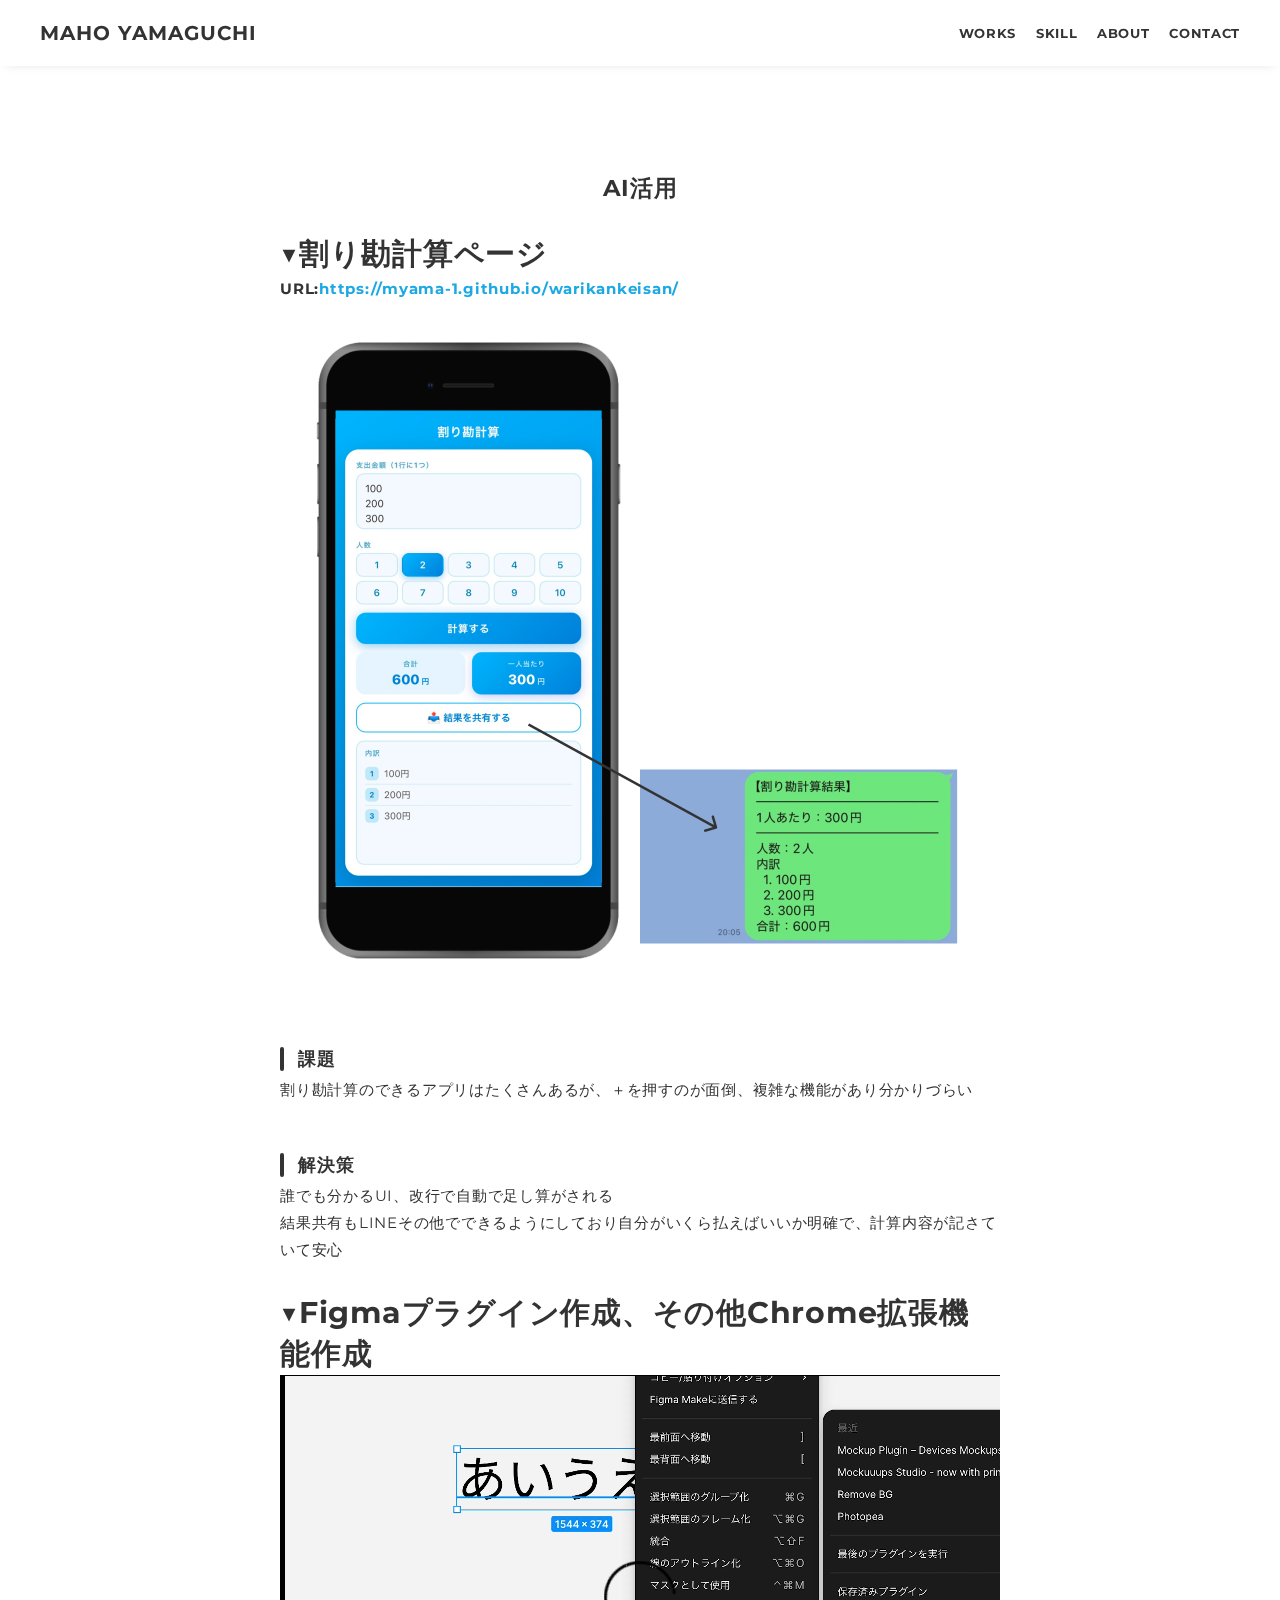
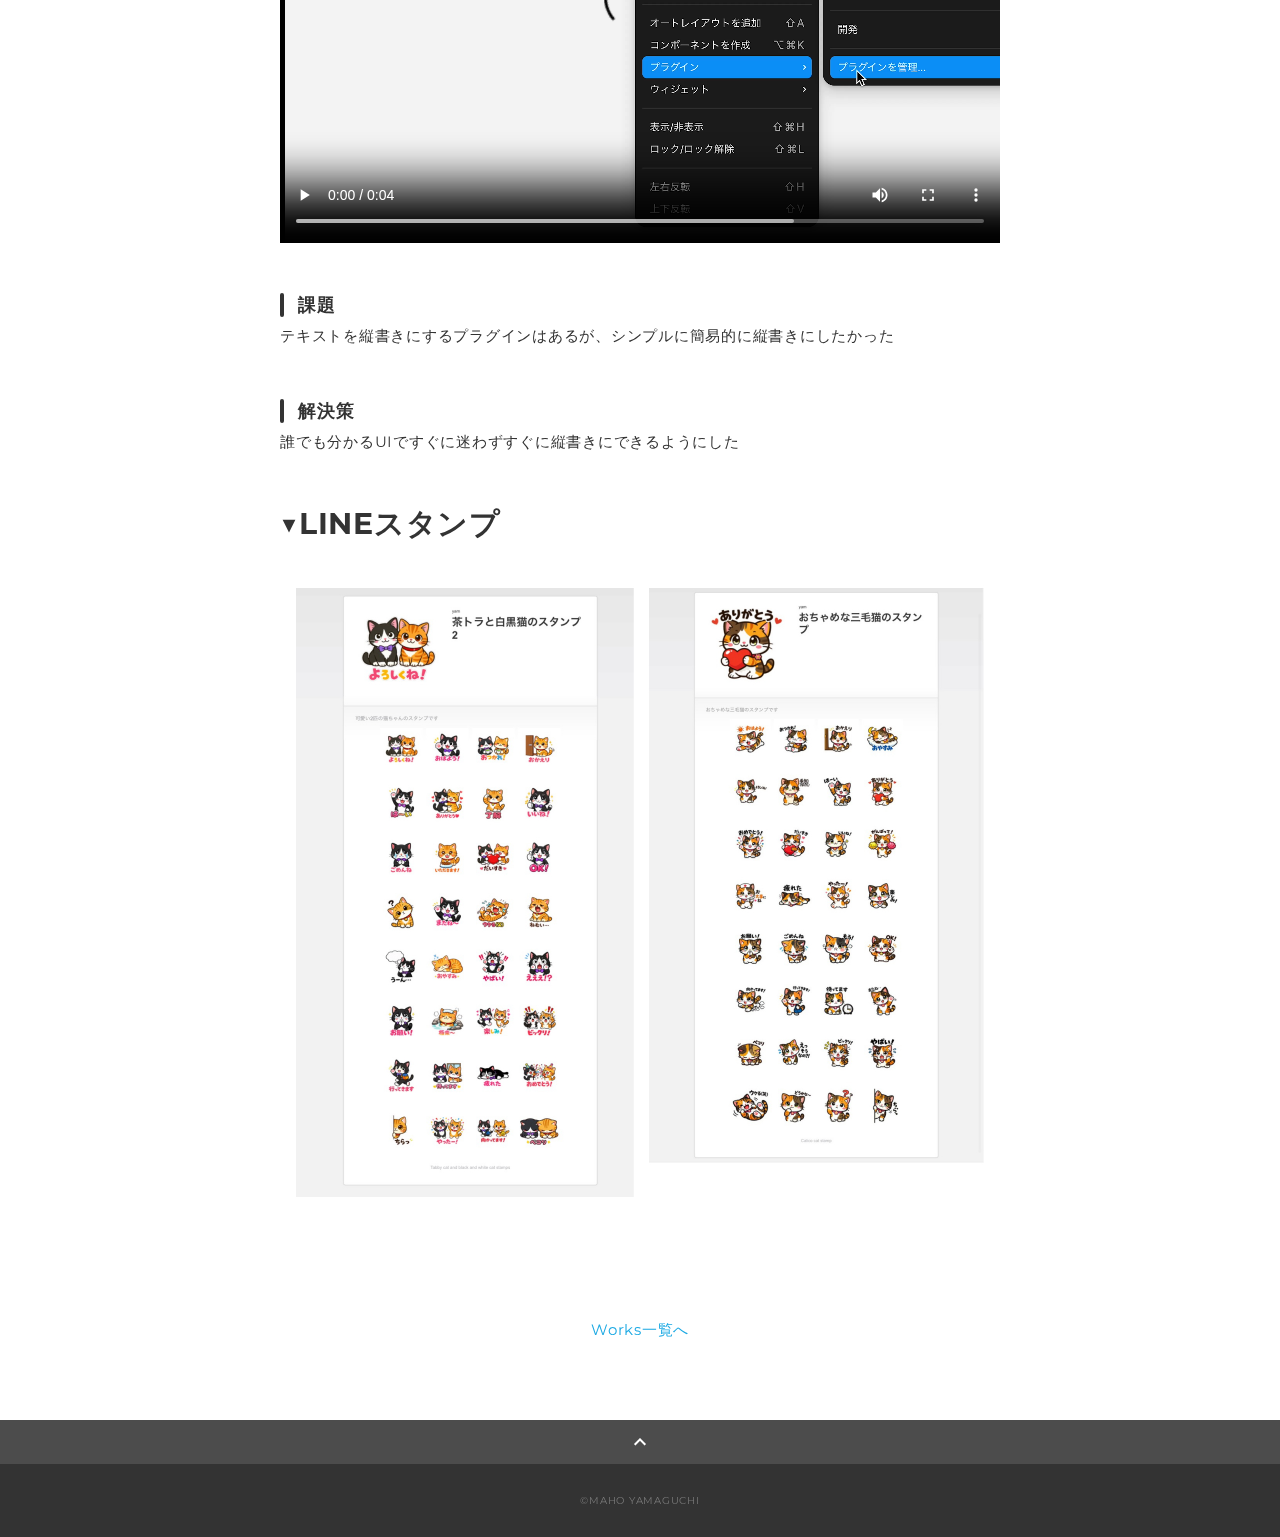
<file: ai_work.html>
<!DOCTYPE html>
<html>
<head>
  <meta charset="utf-8">
　<meta name="robots" content="noindex,nofollow,noarchive" />
  <meta name="viewport" content="width=device-width,initial-scale=1.0,user-scalable=no">
  <meta property='og:type' content='website'>
  <meta property='og:title' content='WebデザイナーMAHO YAMAGUCHI ポートフォリオ'>
  <meta property='og:url' content='URLが入る'>
  <meta property='og:description' content='MAHO YAMAGUCHIのポートフォリオサイトです。'>
  <meta property="og:image" content="img/ogp.png">
  <meta name="description" content="MAHO YAMAGUCHIのポートフォリオサイトです" />
  <title>MAHO YAMAGUCHI ポートフォリオ</title>
  <link rel="preconnect" href="https://fonts.gstatic.com">
  <link href="https://fonts.googleapis.com/css2?family=Montserrat:wght@400;700&display=swap" rel="stylesheet">
  <link href="https://fonts.googleapis.com/css?family=Material+Icons+Outlined" rel="stylesheet">
  <link href="css/ress.css" media="all" rel="stylesheet" type="text/css" />
  <link href="css/style.css" media="all" rel="stylesheet" type="text/css" />
  <link rel="shortcut icon" href="img/favicon.ico" />
  <link rel="canonical" href="http://bloom.yamaguchi-ycde.work/" />
</head>

<body>
  <div class="wrapper">

    <!-- header -->
    <header class="header ">
      <div class="container">
        <h1 class="header-logo">
          <a href=".">MAHO YAMAGUCHI</a>
        </h1>
        <nav class="gnav">
          <ul class="gnav-list">
            <li class="gnav-item"><a href=".#works">WORKS</a></li>
            <li class="gnav-item"><a href="./#skill">SKILL</a></li>
            <li class="gnav-item"><a href="./#about">ABOUT</a></li>
            <li class="gnav-item"><a href="./#contact">CONTACT</a></li>
          </ul>
        </nav>
      </div>
    </header>
    <!-- /header -->

    <main class="content">

      <article class="article">
        <div class="article-container">
          <h2 class="article-title">AI活用</h2>
          <div class="article-body">

            <h1>▼割り勘計算ページ</ｈ1>
            <p>
            URL:<a href="https://myama-1.github.io/warikankeisan/">https://myama-1.github.io/warikankeisan/</a>
              <img src="img/warikan.jpg" alt="割り勘計算ページ">
            </p>
            <h3>課題</h3>
            <p>割り勘計算のできるアプリはたくさんあるが、＋を押すのが面倒、複雑な機能があり分かりづらい</p>
            <h3>解決策</h3>
            <p>誰でも分かるUI、改行で自動で足し算がされる<br>
            結果共有もLINEその他でできるようにしており自分がいくら払えばいいか明確で、計算内容が記さていて安心</p>

            <h1>▼Figmaプラグイン作成、その他Chrome拡張機能作成</ｈ1><br>
              <video controls style="width: 100%; max-width: 100%; height: auto; display: block;">
                <source src="img/figma_ai.mp4" type="video/mp4" autoplay loop muted playsinline>
              </video>
              <h3>課題</h3>
              <p>テキストを縦書きにするプラグインはあるが、シンプルに簡易的に縦書きにしたかった</p>
              <h3>解決策</h3>
              <p>誰でも分かるUIですぐに迷わずすぐに縦書きにできるようにした</p>
              <br>
              <h1>▼LINEスタンプ</h1>
            <p>
              <img src="img/line_ai.jpg" alt="LINEスタンプ">
            </p>

          </div>
          <div class="home-link">
            <a href="https://myama-1.github.io/portfolio/#works">Works一覧へ</a>
          </div>
        </div>
      </article>

      <div class="page-top" id="js-page-top">
        <span class="material-icons-outlined">expand_less</span>
      </div>
    </main>

    <!-- footer -->
    <footer class="footer">
      <div class="copyright">&copy;MAHO YAMAGUCHI</div>
    </footer>
    <!-- /footer -->

  </div>
  <script src="https://ajax.googleapis.com/ajax/libs/jquery/3.5.1/jquery.min.js"></script>
  <script type='text/javascript' src="js/script.js"></script>
</body>
</html>
</file>
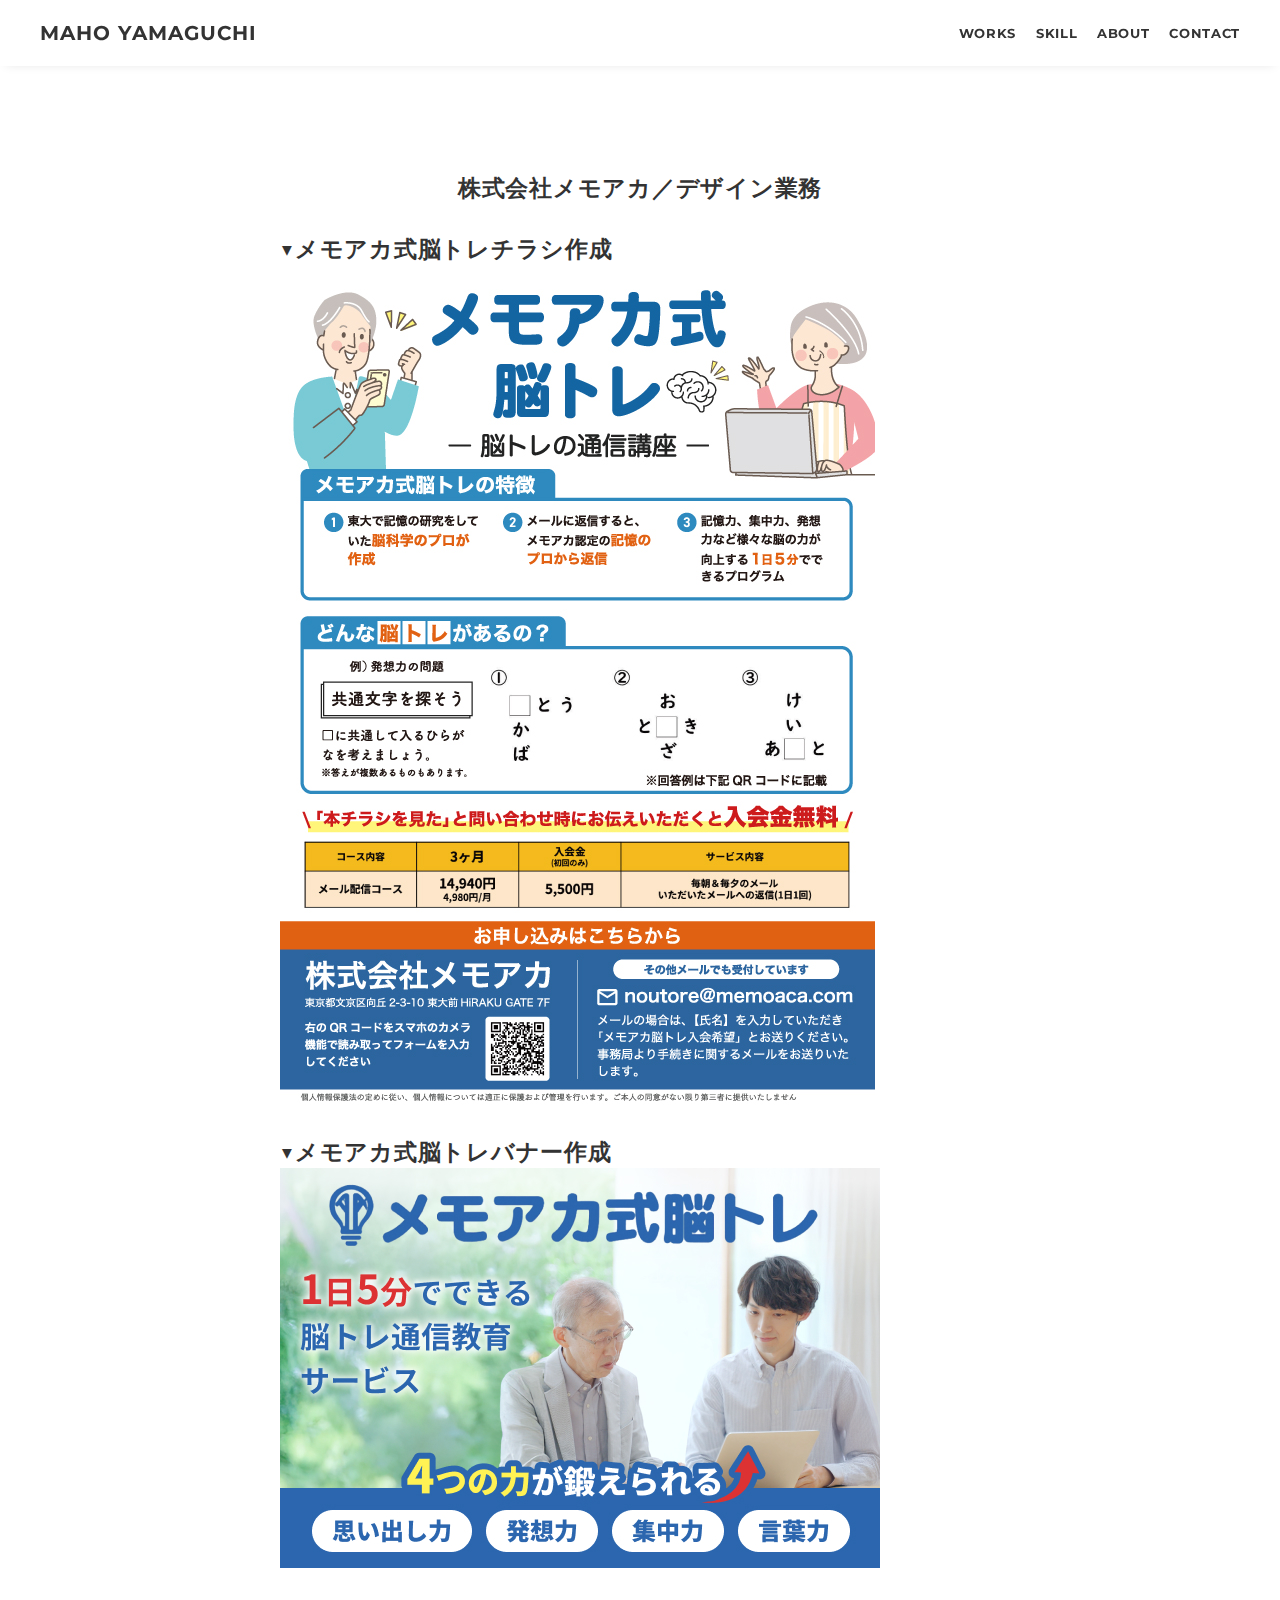
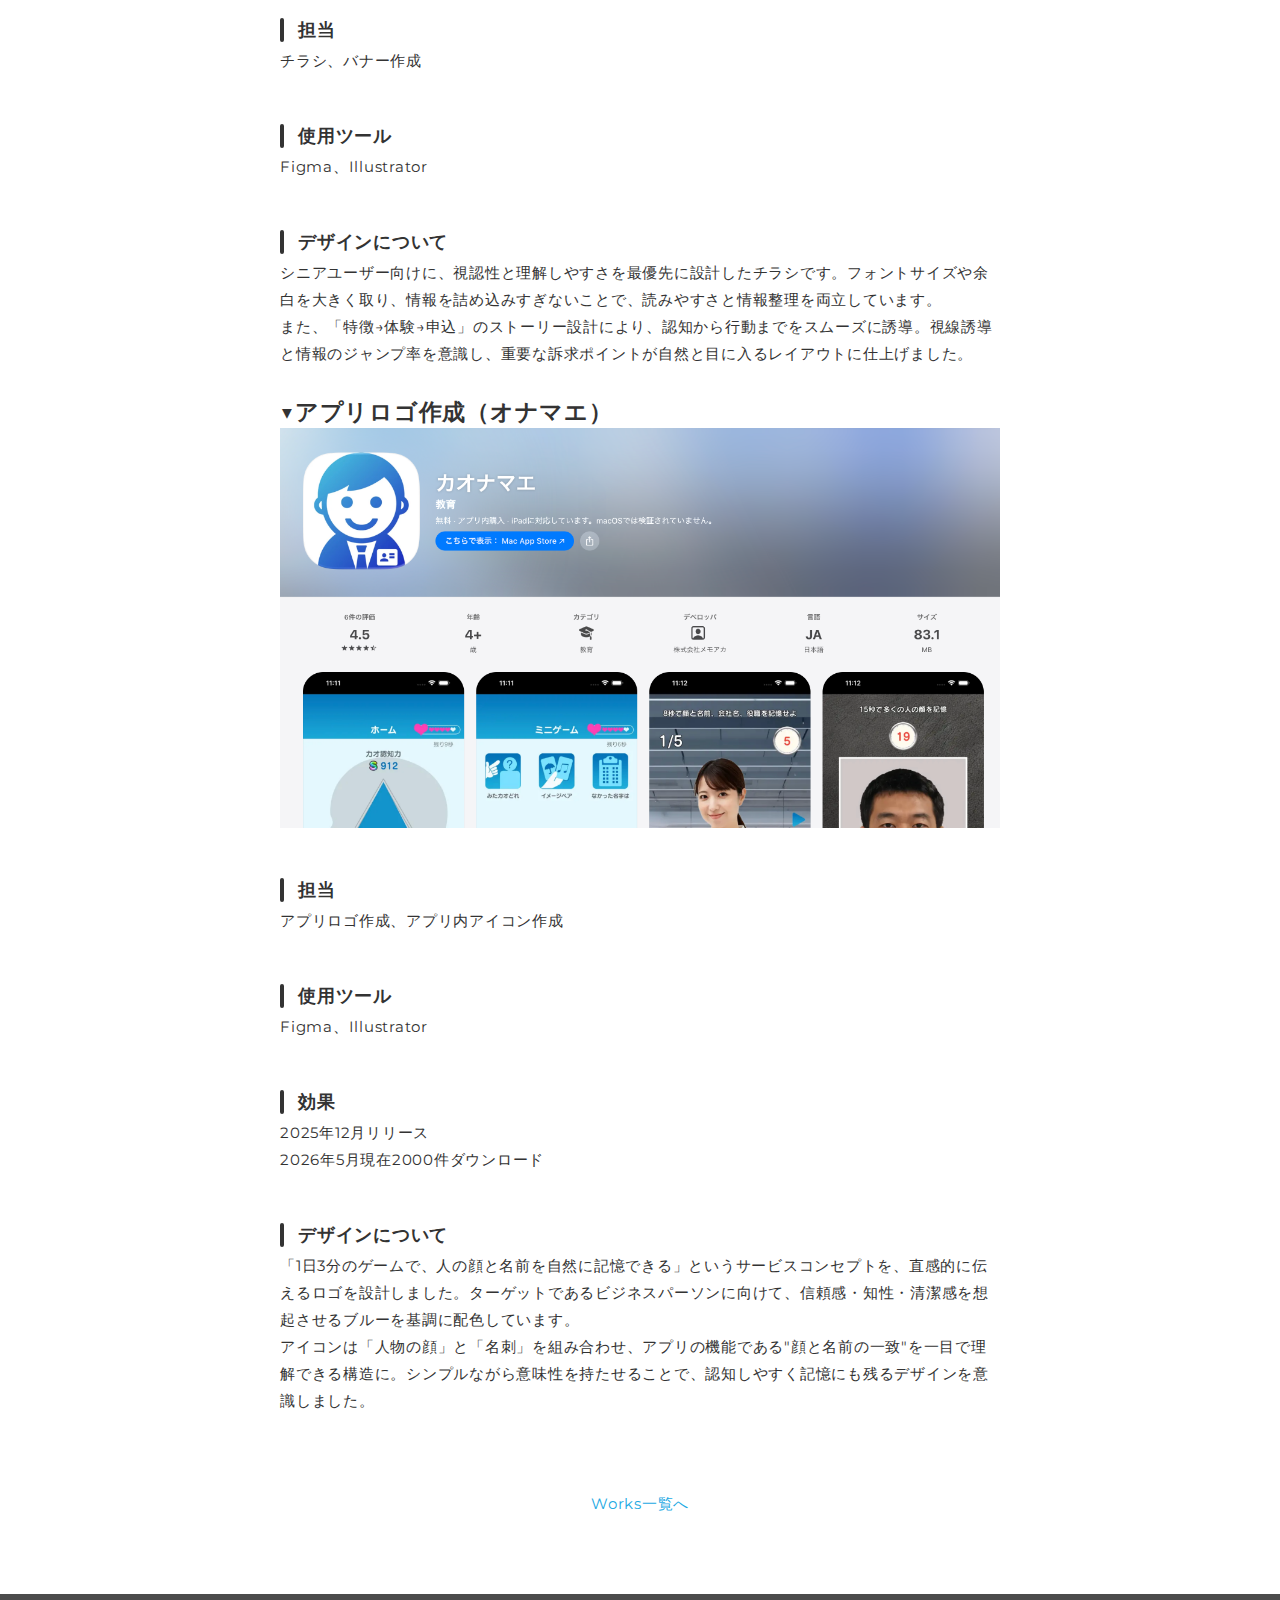
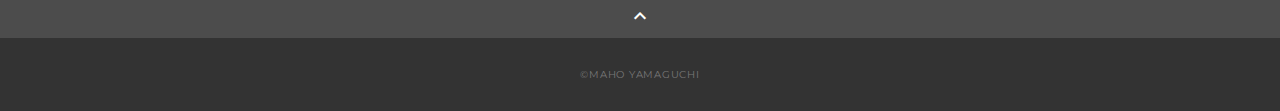
<file: memoaka_design.html>
<!DOCTYPE html>
<html>
<head>
  <meta charset="utf-8">
　<meta name="robots" content="noindex,nofollow,noarchive" />
  <meta name="viewport" content="width=device-width,initial-scale=1.0,user-scalable=no">
  <meta property='og:type' content='website'>
  <meta property='og:title' content='WebデザイナーMAHO YAMAGUCHI ポートフォリオ'>
  <meta property='og:url' content='URLが入る'>
  <meta property='og:description' content='MAHO YAMAGUCHIのポートフォリオサイトです。'>
  <meta property="og:image" content="img/ogp.png">
  <meta name="description" content="MAHO YAMAGUCHIのポートフォリオサイトです" />
  <title>MAHO YAMAGUCHI ポートフォリオ</title>
  <link rel="preconnect" href="https://fonts.gstatic.com">
  <link href="https://fonts.googleapis.com/css2?family=Montserrat:wght@400;700&display=swap" rel="stylesheet">
  <link href="https://fonts.googleapis.com/css?family=Material+Icons+Outlined" rel="stylesheet">
  <link href="css/ress.css" media="all" rel="stylesheet" type="text/css" />
  <link href="css/style.css" media="all" rel="stylesheet" type="text/css" />
  <link rel="shortcut icon" href="img/favicon.ico" />
  <link rel="canonical" href="http://bloom.yamaguchi-ycde.work/" />
</head>

<body>
  <div class="wrapper">

    <!-- header -->
    <header class="header ">
      <div class="container">
        <h1 class="header-logo">
          <a href=".">MAHO YAMAGUCHI</a>
        </h1>
        <nav class="gnav">
          <ul class="gnav-list">
            <li class="gnav-item"><a href=".#works">WORKS</a></li>
            <li class="gnav-item"><a href="./#skill">SKILL</a></li>
            <li class="gnav-item"><a href="./#about">ABOUT</a></li>
            <li class="gnav-item"><a href="./#contact">CONTACT</a></li>
          </ul>
        </nav>
      </div>
    </header>
    <!-- /header -->

    <main class="content">

      <article class="article">
        <div class="article-container">
          <h2 class="article-title">株式会社メモアカ／デザイン業務</h2>
          <div class="article-body">

            <h2>▼メモアカ式脳トレチラシ作成</h2>
            <p>
              <img src="img/memoakanoutore.jpg" alt="メモアカ式脳トレチラシ">
            </p>

            <h2>▼メモアカ式脳トレバナー作成</h2>
            <p>
              <img src="img/memoakanoutore_baner.jpg" alt="メモアカ式脳トレバナー">
            </p>

            <h3>担当</h3>
            <p>チラシ、バナー作成</p>
            <h3>使用ツール</h3>
            <p>Figma、Illustrator</p>
            <h3>デザインについて</h3>
            <p>シニアユーザー向けに、視認性と理解しやすさを最優先に設計したチラシです。フォントサイズや余白を大きく取り、情報を詰め込みすぎないことで、読みやすさと情報整理を両立しています。<br>
            また、「特徴→体験→申込」のストーリー設計により、認知から行動までをスムーズに誘導。視線誘導と情報のジャンプ率を意識し、重要な訴求ポイントが自然と目に入るレイアウトに仕上げました。</p>

            <h2>▼アプリロゴ作成（オナマエ）</h2>
            <p>
              <img src="img/kaonamae.jpg" alt="アプリロゴ（オナマエ）">
            </p>

            <h3>担当</h3>
            <p>アプリロゴ作成、アプリ内アイコン作成</p>
            <h3>使用ツール</h3>
            <p>Figma、Illustrator</p>
            <h3>効果</h3>
            <p>2025年12月リリース<br>
            2026年5月現在2000件ダウンロード</p>
            <h3>デザインについて</h3>
            <p>「1日3分のゲームで、人の顔と名前を自然に記憶できる」というサービスコンセプトを、直感的に伝えるロゴを設計しました。ターゲットであるビジネスパーソンに向けて、信頼感・知性・清潔感を想起させるブルーを基調に配色しています。<br>
            アイコンは「人物の顔」と「名刺」を組み合わせ、アプリの機能である"顔と名前の一致"を一目で理解できる構造に。シンプルながら意味性を持たせることで、認知しやすく記憶にも残るデザインを意識しました。</p>

          </div>
          <div class="home-link">
            <a href="https://myama-1.github.io/portfolio/#works">Works一覧へ</a>
          </div>
        </div>
      </article>

      <div class="page-top" id="js-page-top">
        <span class="material-icons-outlined">expand_less</span>
      </div>
    </main>

    <!-- footer -->
    <footer class="footer">
      <div class="copyright">&copy;MAHO YAMAGUCHI</div>
    </footer>
    <!-- /footer -->

  </div>
  <script src="https://ajax.googleapis.com/ajax/libs/jquery/3.5.1/jquery.min.js"></script>
  <script type='text/javascript' src="js/script.js"></script>
</body>
</html>
</file>
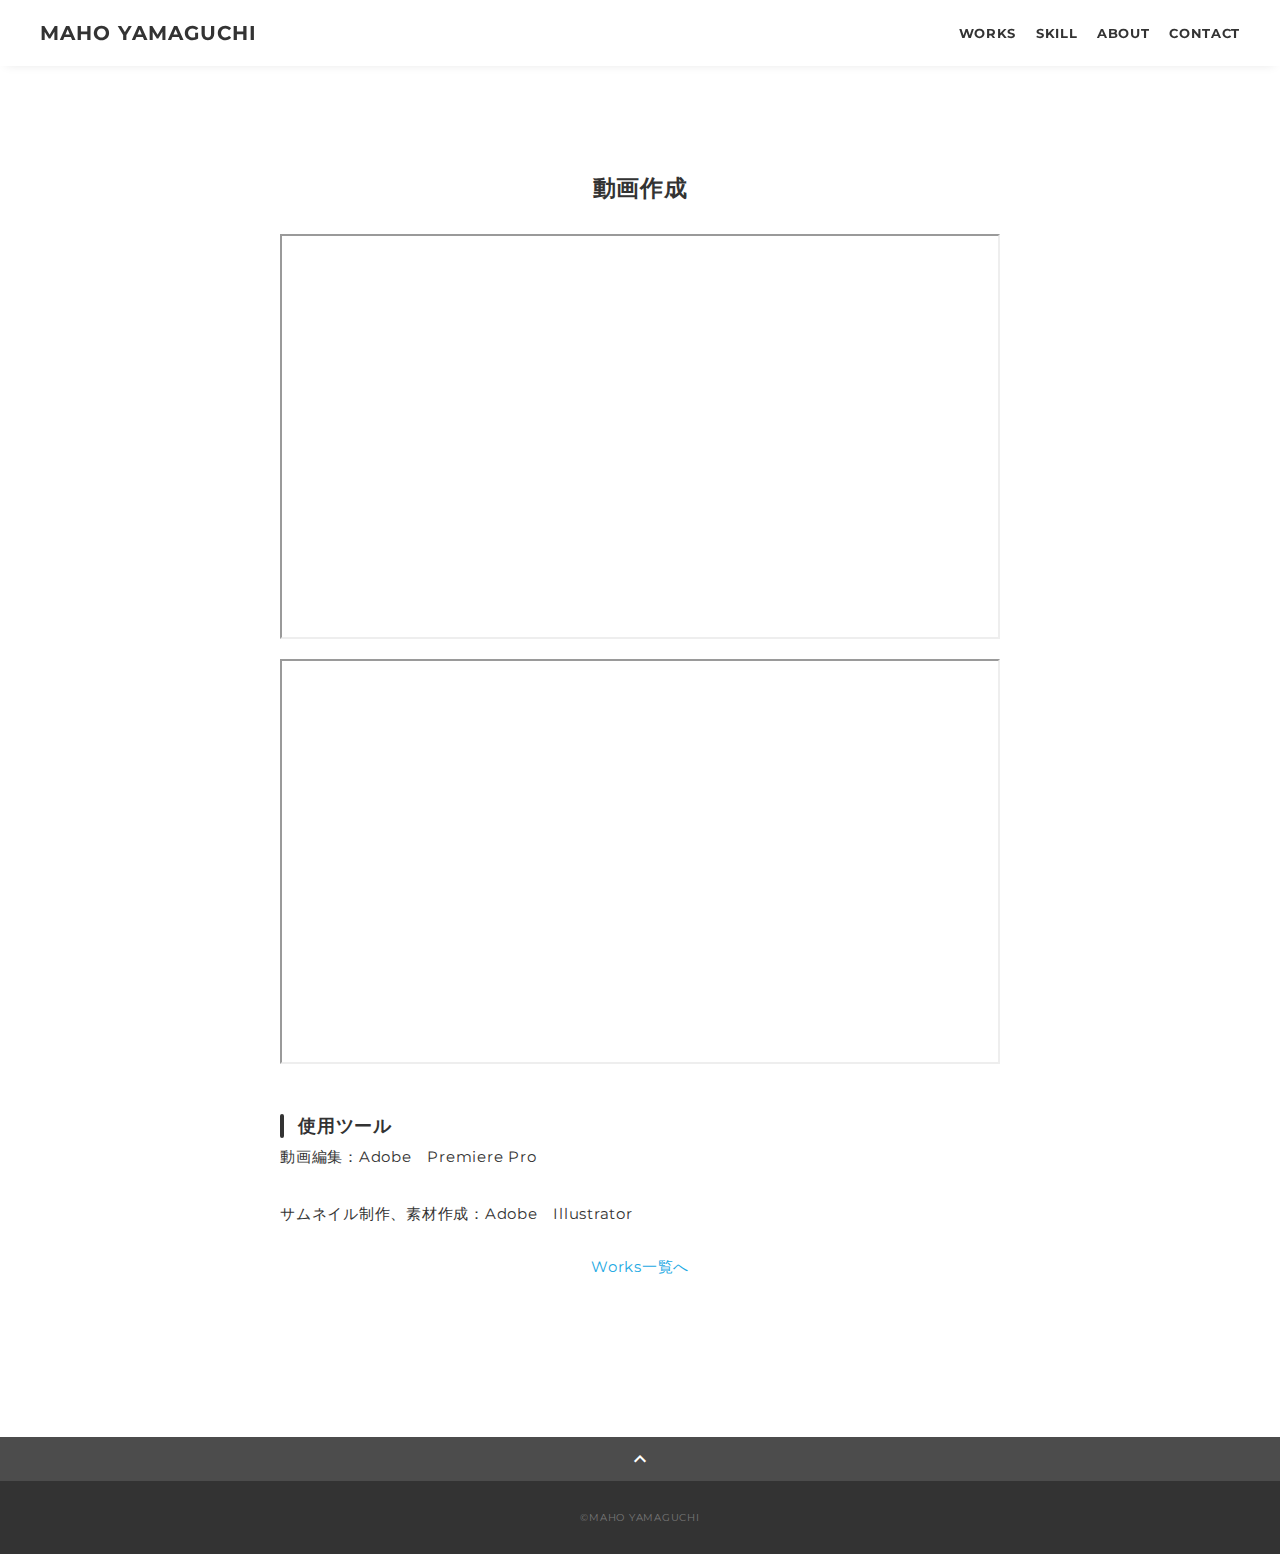
<file: movie.html>
<!DOCTYPE html>
<html>
<head>
  <meta charset="utf-8">
　<meta name="robots" content="noindex,nofollow,noarchive" />
  <meta name="viewport" content="width=device-width,initial-scale=1.0,user-scalable=no">
  <meta property='og:type' content='website'>
  <meta property='og:title' content='WebデザイナーMAHO YAMAGUCHI ポートフォリオ'>
  <meta property='og:url' content='URLが入る'>
  <meta property='og:description' content='MAHO YAMAGUCHIのポートフォリオサイトです。'>
  <meta property="og:image" content="img/ogp.png">
  <meta name="description" content="MAHO YAMAGUCHIのポートフォリオサイトです" />
  <title>MAHO YAMAGUCHI ポートフォリオ</title>
  <link rel="preconnect" href="https://fonts.gstatic.com">
  <link href="https://fonts.googleapis.com/css2?family=Montserrat:wght@400;700&display=swap" rel="stylesheet">
  <link href="https://fonts.googleapis.com/css?family=Material+Icons+Outlined" rel="stylesheet">
  <link href="css/ress.css" media="all" rel="stylesheet" type="text/css" />
  <link href="css/style.css" media="all" rel="stylesheet" type="text/css" />
  <link rel="shortcut icon" href="img/favicon.ico" />
  <link rel=”canonical” href=”http://bloom.yamaguchi-ycde.work/” />
</head>

<body>
  <div class="wrapper">

    <!-- header -->
    <header class="header ">
      <div class="container">
        <h1 class="header-logo">
          <a href=".">MAHO YAMAGUCHI</a>
        </h1>
        <nav class="gnav">
          <ul class="gnav-list">
            <li class="gnav-item"><a href=".#works">WORKS</a></li>
            <li class="gnav-item"><a href="./#skill">SKILL</a></li>
            <li class="gnav-item"><a href="./#about">ABOUT</a></li>
            <li class="gnav-item"><a href="./#contact">CONTACT</a></li>
          </ul>
        </nav>
      </div>
    </header>
    <!-- /header -->

    <main class="content">

      <article class="article">
        <div class="article-container">
          <h2 class="article-title">動画作成</h2>
          <div class="article-body">
            <div class="video-container">
              <div class="video-container">
                <iframe src="https://www.youtube.com/embed/7HTU3BBiBhc?si=5qhEIO07kzuIdTwj" ...></iframe>
              </div>
              <iframe src="https://www.youtube.com/embed/nMlwM9_UXMY?si=rwTA6dN1TFryhQzV" ...></iframe>
            </div>
            <div class="video-container">
              <iframe src="https://www.youtube.com/embed/47y4BLVE-Lk?si=sAeRZH7lor9C5xXY" ...></iframe>
            </div>


            <h3>使用ツール</h3>
            <p>動画編集：Adobe　Premiere Pro
            </p>
            <p>サムネイル制作、素材作成：Adobe　Illustrator
            </p>
          <div class="home-link">
            <a href="https://cf311482.cloudfree.jp/portfolio/top/#works">Works一覧へ</a>
          </div>
        </div>
      </article>

      <div class="page-top" id="js-page-top">
        <span class="material-icons-outlined">expand_less</span>
      </div>
    </main>

    <!-- footer -->
    <footer class="footer">
      <div class="copyright">&copy;MAHO YAMAGUCHI</div>
    </footer>
    <!-- /footer -->

  </div>
  <script src="https://ajax.googleapis.com/ajax/libs/jquery/3.5.1/jquery.min.js"></script>
  <script type='text/javascript' src="js/script.js"></script>
</body>
</html>

<style>
/* YouTube iframe用のレスポンシブ対応 */
.video-container {
  position: relative;
  width: 100%;
  padding-bottom: 56.25%; /* 16:9比率 */
  height: 0;
  overflow: hidden;
  margin-bottom: 20px;
}

.video-container iframe {
  position: absolute;
  top: 0;
  left: 0;
  width: 100%;
  height: 100%;
}

/* videoタグ用レスポンシブ対応 */
.responsive-video {
  width: 100%;
  height: auto;
  max-width: 100%;
  display: block;
}

</style>
</file>
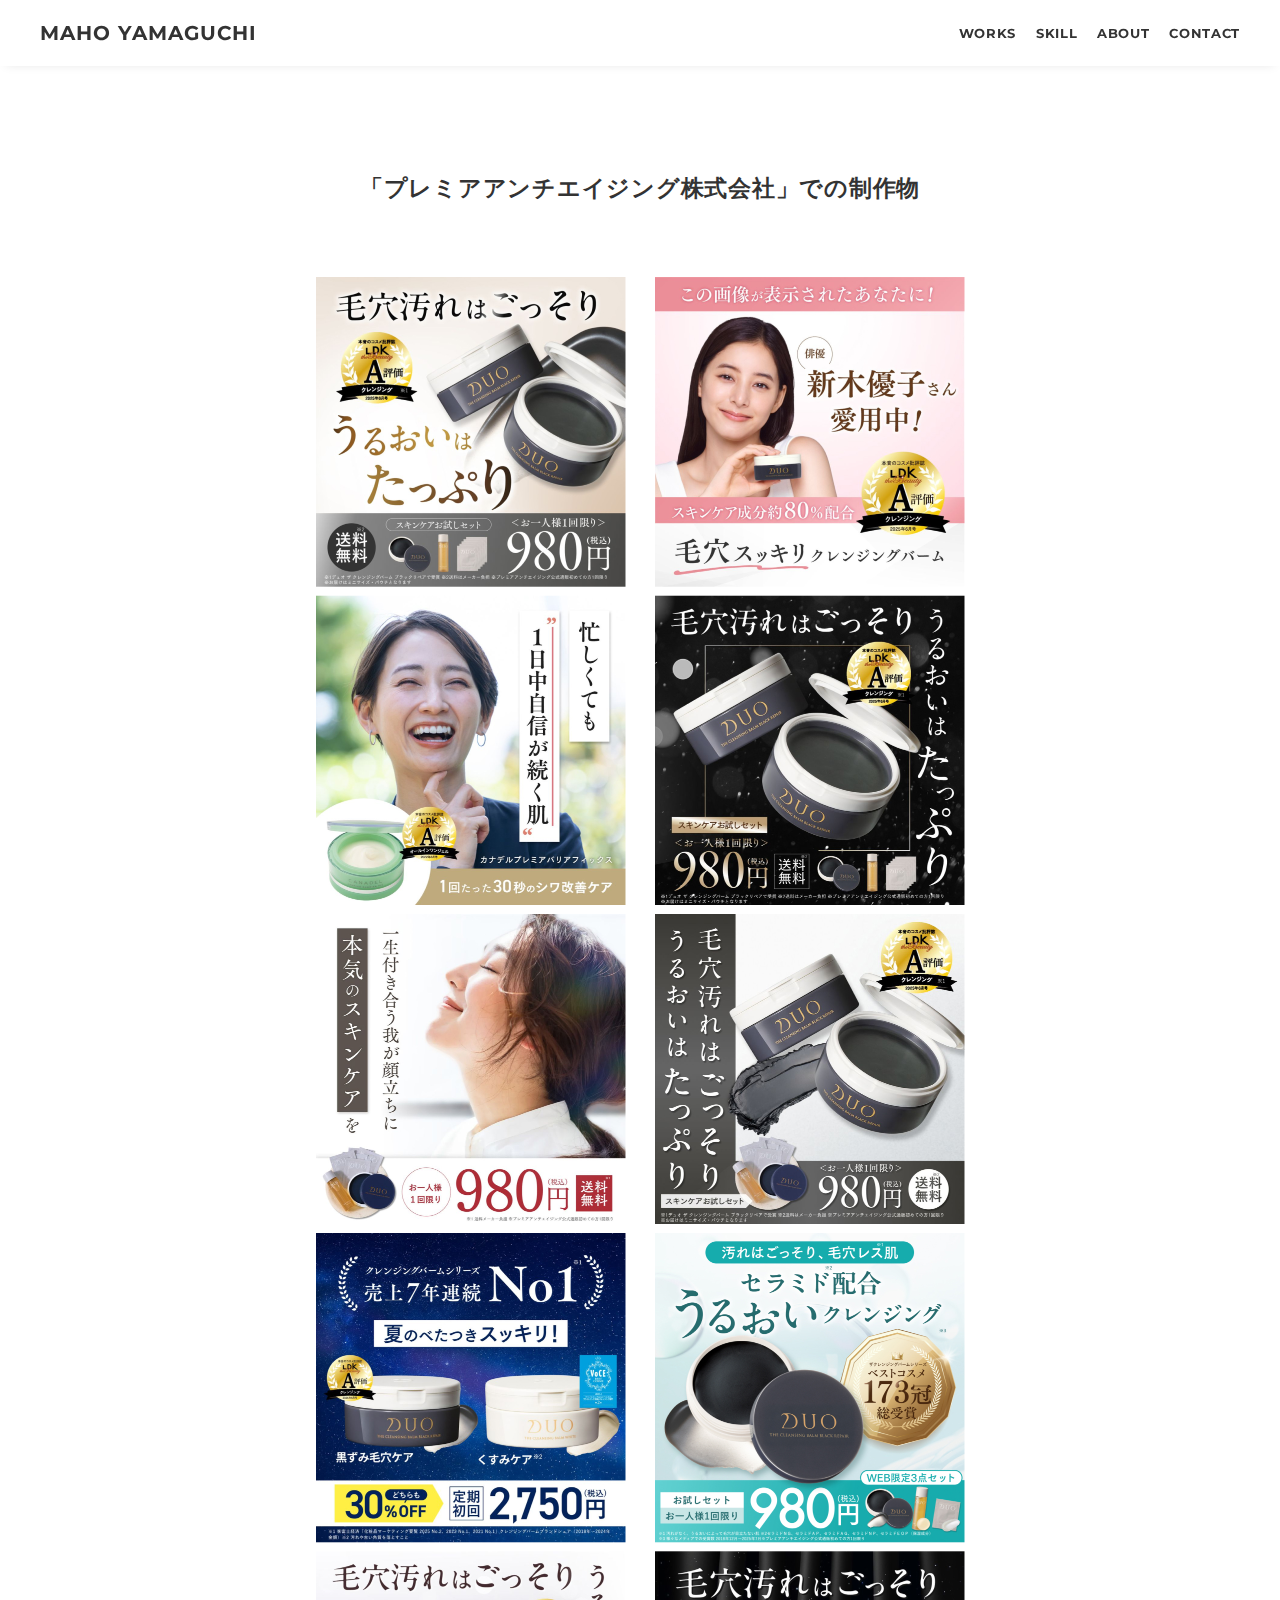
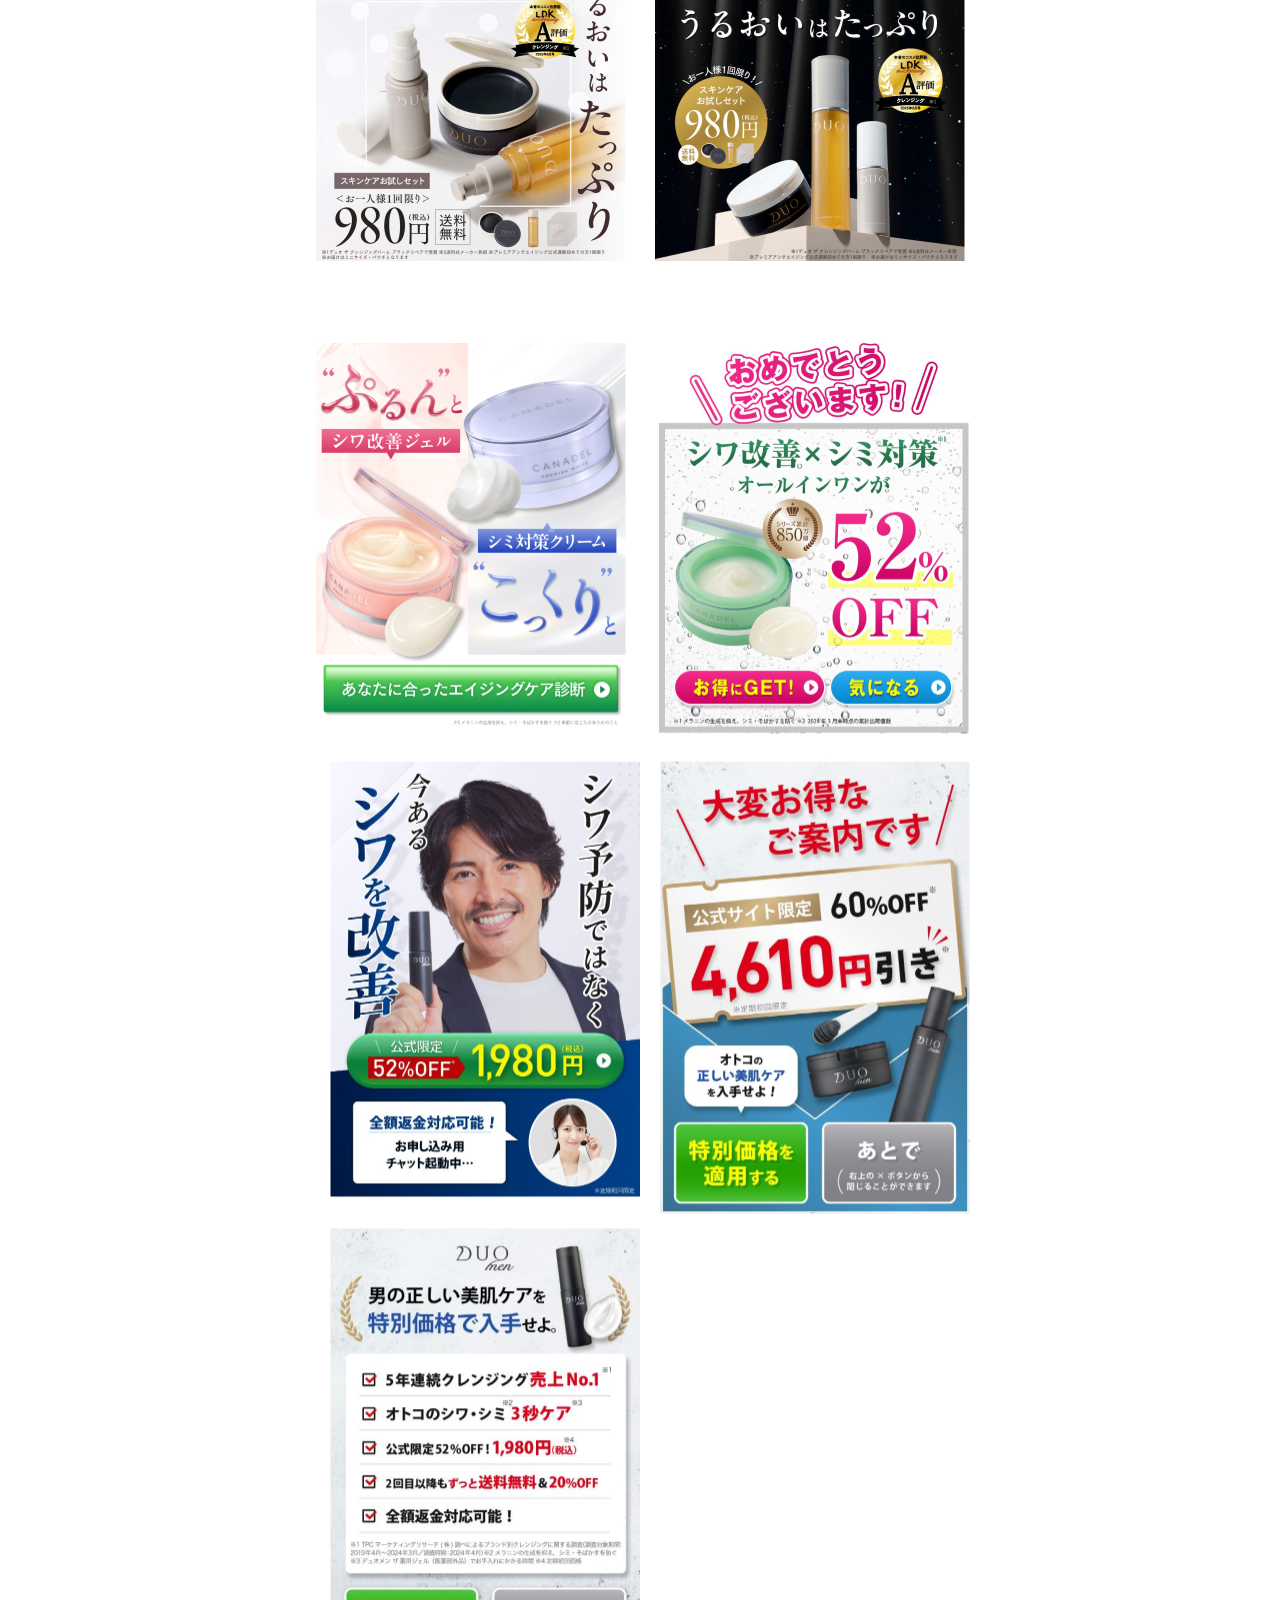
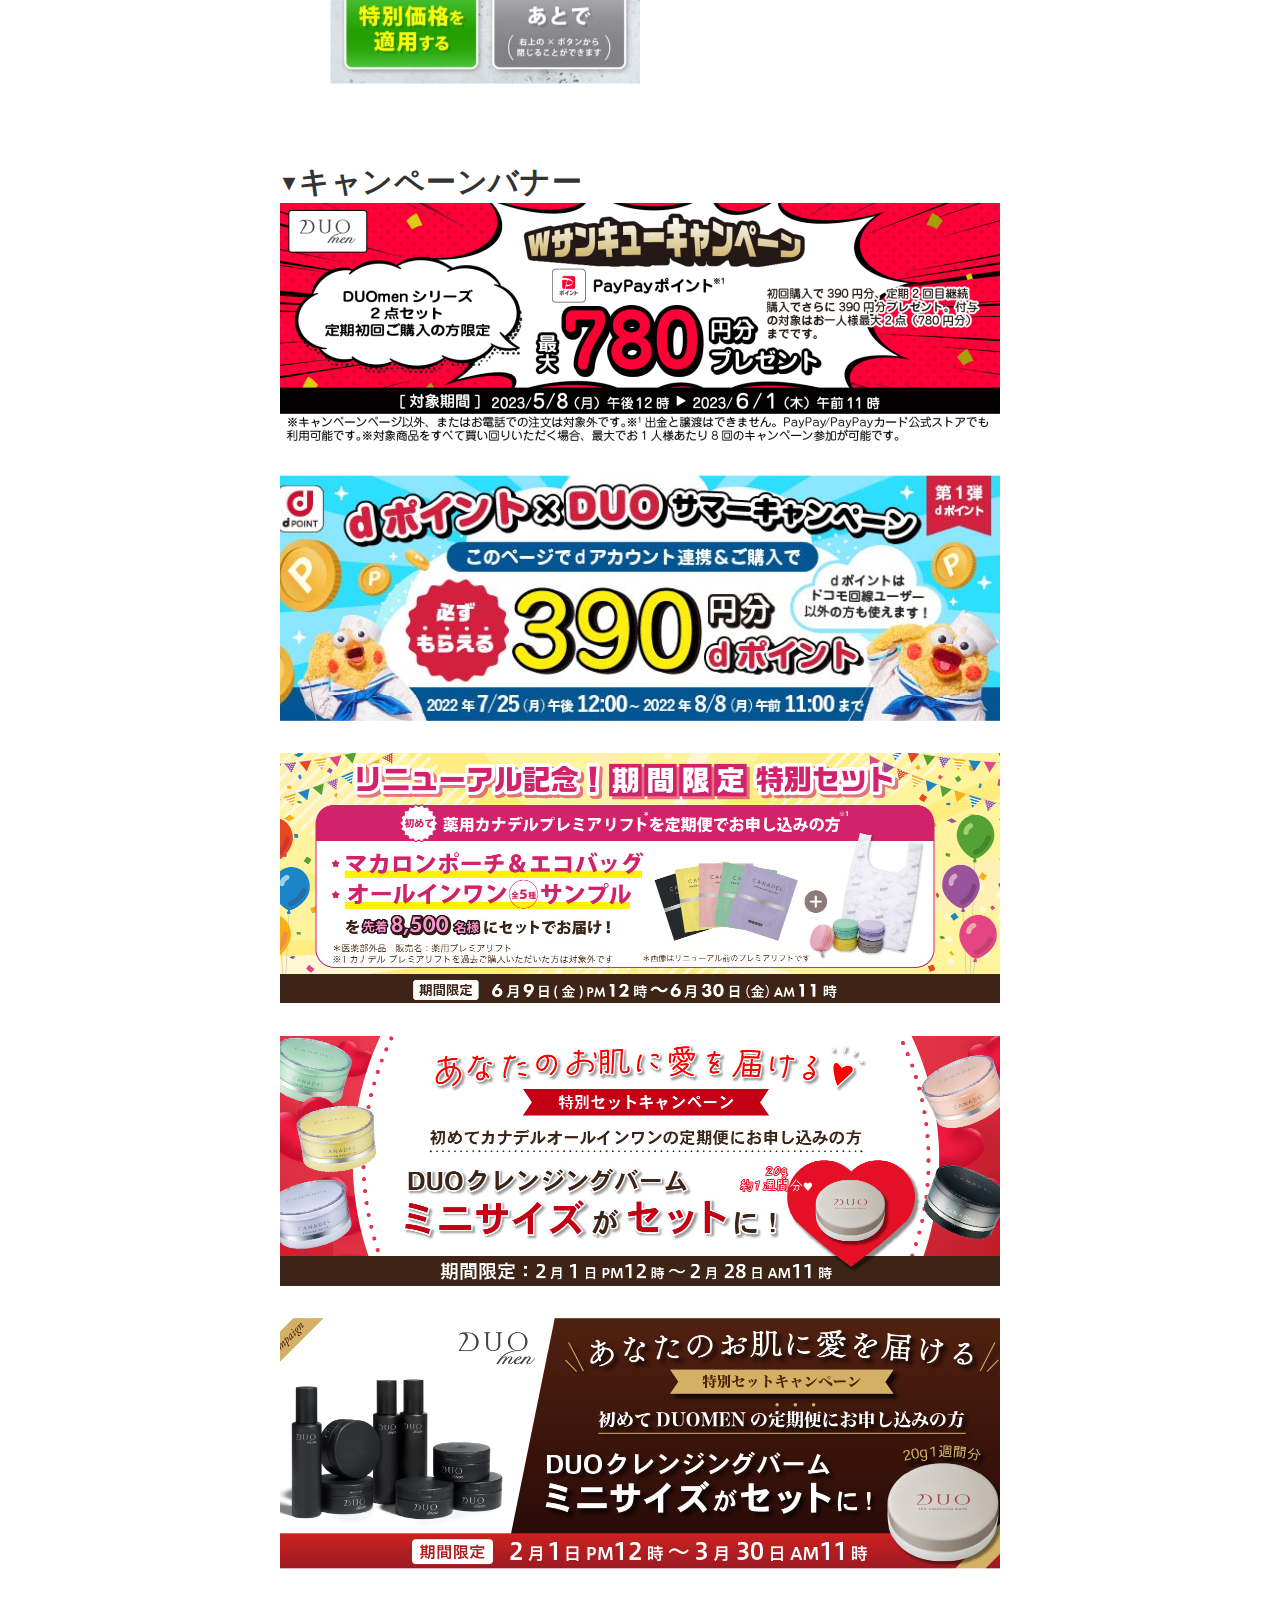
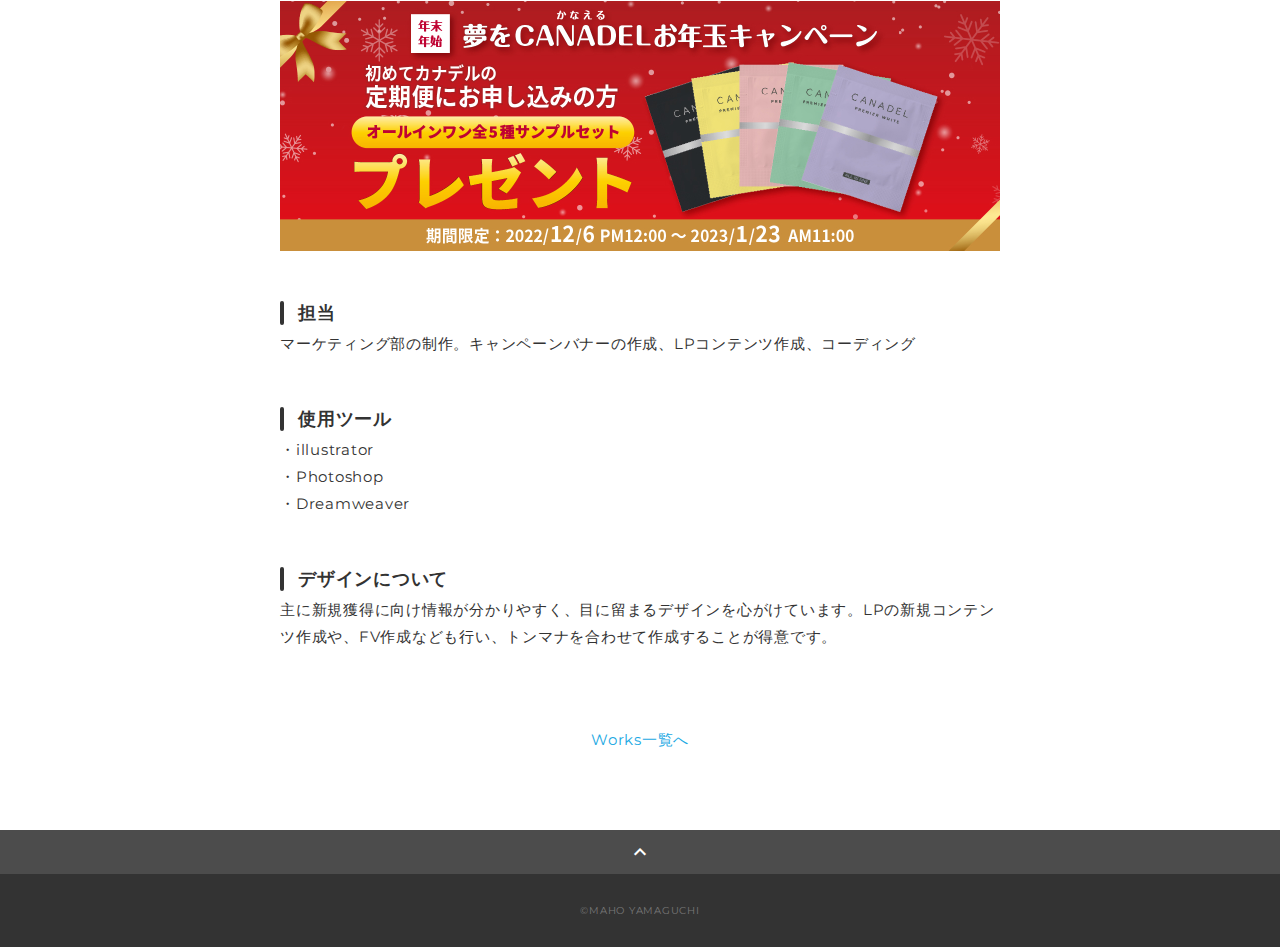
<file: pa_banner.html>
<!DOCTYPE html>
<html>
<head>
  <meta charset="utf-8">
　<meta name="robots" content="noindex,nofollow,noarchive" />
  <meta name="viewport" content="width=device-width,initial-scale=1.0,user-scalable=no">
  <meta property='og:type' content='website'>
  <meta property='og:title' content='WebデザイナーMAHO YAMAGUCHI ポートフォリオ'>
  <meta property='og:url' content='URLが入る'>
  <meta property='og:description' content='MAHO YAMAGUCHIのポートフォリオサイトです。'>
  <meta property="og:image" content="img/ogp.png">
  <meta name="description" content="MAHO YAMAGUCHIのポートフォリオサイトです" />
  <title>MAHO YAMAGUCHI ポートフォリオ</title>
  <link rel="preconnect" href="https://fonts.gstatic.com">
  <link href="https://fonts.googleapis.com/css2?family=Montserrat:wght@400;700&display=swap" rel="stylesheet">
  <link href="https://fonts.googleapis.com/css?family=Material+Icons+Outlined" rel="stylesheet">
  <link href="css/ress.css" media="all" rel="stylesheet" type="text/css" />
  <link href="css/style.css" media="all" rel="stylesheet" type="text/css" />
  <link rel="shortcut icon" href="img/favicon.ico" />
  <link rel=”canonical” href=”http://bloom.yamaguchi-ycde.work/” />
</head>

<body>
  <div class="wrapper">

    <!-- header -->
    <header class="header ">
      <div class="container">
        <h1 class="header-logo">
          <a href=".">MAHO YAMAGUCHI</a>
        </h1>
        <nav class="gnav">
          <ul class="gnav-list">
            <li class="gnav-item"><a href=".#works">WORKS</a></li>
            <li class="gnav-item"><a href="./#skill">SKILL</a></li>
            <li class="gnav-item"><a href="./#about">ABOUT</a></li>
            <li class="gnav-item"><a href="./#contact">CONTACT</a></li>
          </ul>
        </nav>
      </div>
    </header>
    <!-- /header -->

    <main class="content">

      <article class="article">
        <div class="article-container">
          <h2 class="article-title">「プレミアアンチエイジング株式会社」での制作物</h2>
          <div class="article-body">
            <p>
              <img src="img/banner_1.jpg" alt="">
            </p>
            <p>
              <img src="img/banner_2.jpg" alt="">
            </p>
            <h1>▼キャンペーンバナー</h1>
            <p>
              <img src="paa/paa_bnr.jpg" alt="">
            </p>

              
              
            <h3>担当</h3>
            <p>マーケティング部の制作。キャンペーンバナーの作成、LPコンテンツ作成、コーディング</p>
            <h3>使用ツール</h3>
            <p>・illustrator<br>
              ・Photoshop<br>
              ・Dreamweaver<br>
            </p>
            <h3>デザインについて</h3>
<p>主に新規獲得に向け情報が分かりやすく、目に留まるデザインを心がけています。LPの新規コンテンツ作成や、FV作成なども行い、トンマナを合わせて作成することが得意です。</p>
          </div>
          <div class="home-link">
            <a href="https://myama-1.github.io/portfolio/#works">Works一覧へ</a>
          </div>
        </div>
      </article>

      <div class="page-top" id="js-page-top">
        <span class="material-icons-outlined">expand_less</span>
      </div>
    </main>

    <!-- footer -->
    <footer class="footer">
      <div class="copyright">&copy;MAHO YAMAGUCHI</div>
    </footer>
    <!-- /footer -->

  </div>
  <script src="https://ajax.googleapis.com/ajax/libs/jquery/3.5.1/jquery.min.js"></script>
  <script type='text/javascript' src="js/script.js"></script>
</body>
</html>
</file>
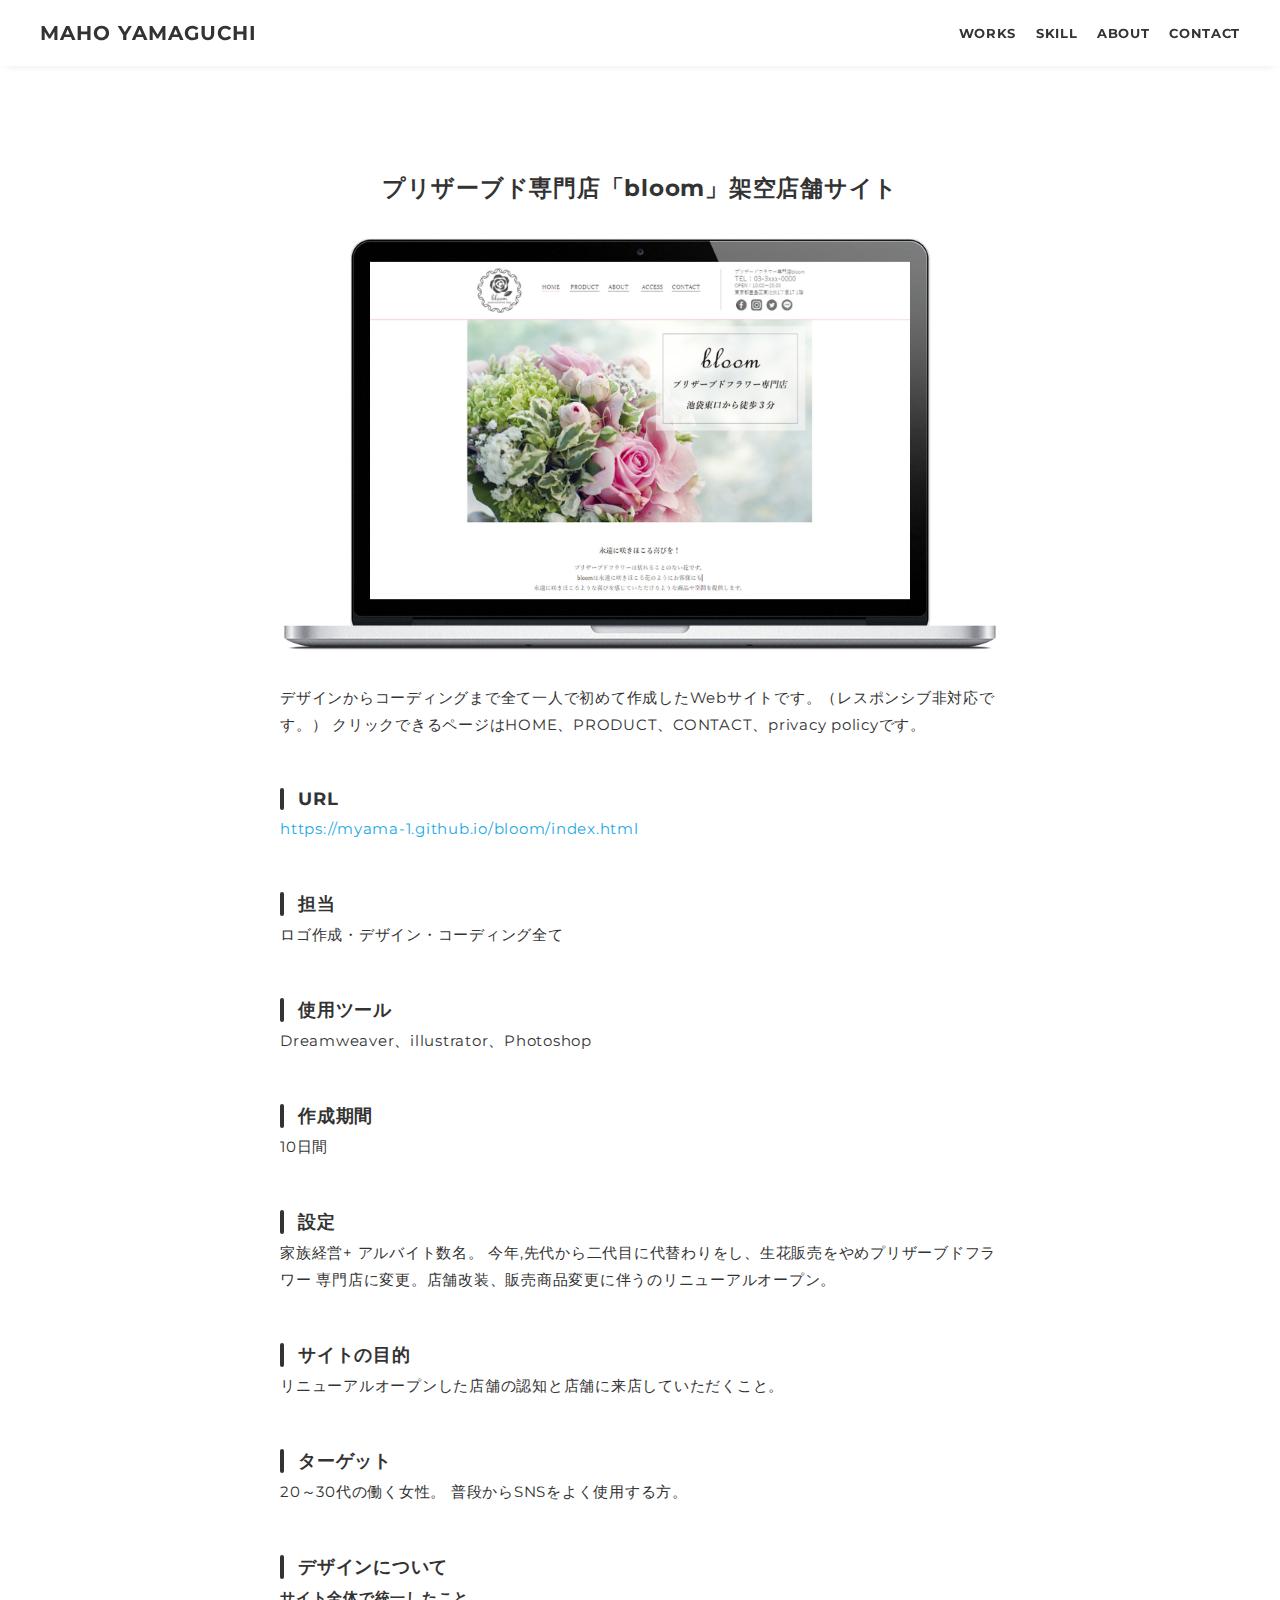
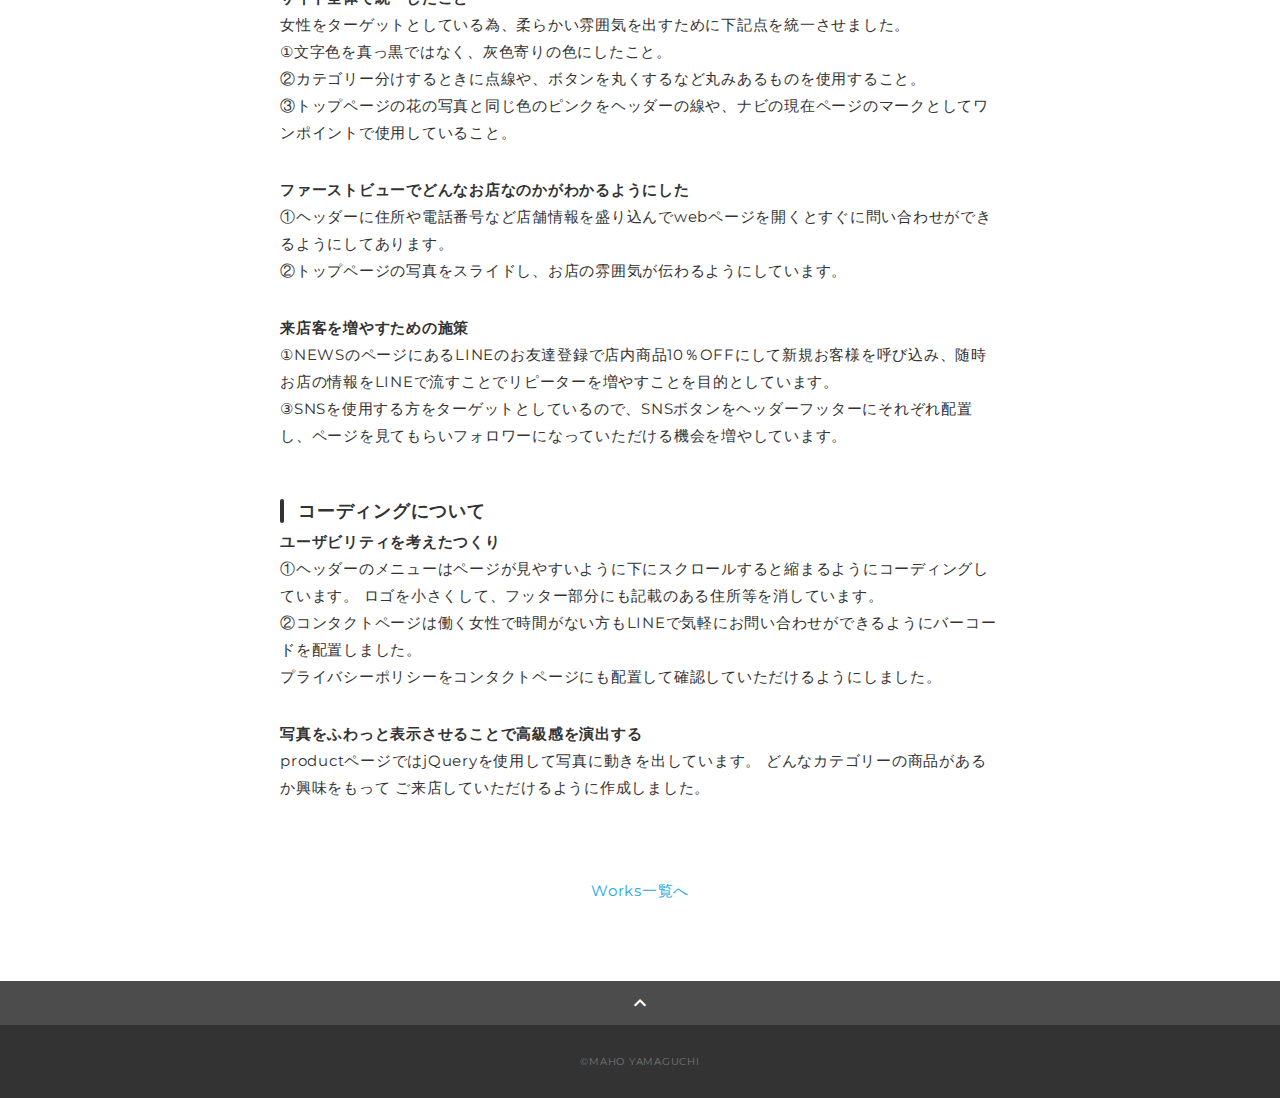
<file: works1.html>
<!DOCTYPE html>
<html>
<head>
  <meta charset="utf-8">
　<meta name="robots" content="noindex,nofollow,noarchive" />
  <meta name="viewport" content="width=device-width,initial-scale=1.0,user-scalable=no">
  <meta property='og:type' content='website'>
  <meta property='og:title' content='WebデザイナーMAHO YAMAGUCHI ポートフォリオ'>
  <meta property='og:url' content='URLが入る'>
  <meta property='og:description' content='MAHO YAMAGUCHIのポートフォリオサイトです。'>
  <meta property="og:image" content="img/ogp.png">
  <meta name="description" content="MAHO YAMAGUCHIのポートフォリオサイトです" />
  <title>MAHO YAMAGUCHI ポートフォリオ</title>
  <link rel="preconnect" href="https://fonts.gstatic.com">
  <link href="https://fonts.googleapis.com/css2?family=Montserrat:wght@400;700&display=swap" rel="stylesheet">
  <link href="https://fonts.googleapis.com/css?family=Material+Icons+Outlined" rel="stylesheet">
  <link href="css/ress.css" media="all" rel="stylesheet" type="text/css" />
  <link href="css/style.css" media="all" rel="stylesheet" type="text/css" />
  <link rel="shortcut icon" href="img/favicon.ico" />
  <link rel=”canonical” href=”http://ycde.html.xdomain.jp/bloom/” />
</head>

<body>
  <div class="wrapper">

    <!-- header -->
    <header class="header ">
      <div class="container">
        <h1 class="header-logo">
          <a href=".">MAHO YAMAGUCHI</a>
        </h1>
        <nav class="gnav">
          <ul class="gnav-list">
            <li class="gnav-item"><a href=".#works">WORKS</a></li>
            <li class="gnav-item"><a href="./#skill">SKILL</a></li>
            <li class="gnav-item"><a href="./#about">ABOUT</a></li>
            <li class="gnav-item"><a href="./#contact">CONTACT</a></li>
          </ul>
        </nav>
      </div>
    </header>
    <!-- /header -->

    <main class="content">

      <article class="article">
        <div class="article-container">
          <h2 class="article-title">プリザーブド専門店「bloom」架空店舗サイト</h2>
          <div class="article-body">
            <p>
              <img src="img/モックアップ.png" alt="">
            </p>
            <p>
              デザインからコーディングまで全て一人で初めて作成したWebサイトです。（レスポンシブ非対応です。）
            クリックできるページはHOME、PRODUCT、CONTACT、privacy policyです。
            </p>
            <h3>URL</h3>
            <p><a href="https://myama-1.github.io/bloom/index.html" target="_blank" rel="noopener">https://myama-1.github.io/bloom/index.html</a></p>
            <h3>担当</h3>
            <p>ロゴ作成・デザイン・コーディング全て</p>
            <h3>使用ツール</h3>
            <p>Dreamweaver、illustrator、Photoshop</p>
            <h3>作成期間</h3>
            <p>10日間</p>  
            <h3>設定</h3>
            <p>家族経営+ アルバイト数名。
今年,先代から二代目に代替わりをし、生花販売をやめプリザーブドフラワー
専門店に変更。店舗改装、販売商品変更に伴うのリニューアルオープン。</p>
            <h3>サイトの目的</h3>
            <p>リニューアルオープンした店舗の認知と店舗に来店していただくこと。</p>
            <h3>ターゲット</h3>
            <p>20～30代の働く女性。
              普段からSNSをよく使用する方。</p>
            <h3>デザインについて</h3>
<p>
<strong>サイト全体で統一したこと</strong><br>
女性をターゲットとしている為、柔らかい雰囲気を出すために下記点を統一させました。<br>
①文字色を真っ黒ではなく、灰色寄りの色にしたこと。<br>
②カテゴリー分けするときに点線や、ボタンを丸くするなど丸みあるものを使用すること。<br> 
③トップページの花の写真と同じ色のピンクをヘッダーの線や、ナビの現在ページのマークとしてワンポイントで使用していること。<br></p>
                
<p><strong>ファーストビューでどんなお店なのかがわかるようにした</strong><br>
①ヘッダーに住所や電話番号など店舗情報を盛り込んでwebページを開くとすぐに問い合わせができるようにしてあります。<br>
②トップページの写真をスライドし、お店の雰囲気が伝わるようにしています。<br></p>
                
<p><strong>来店客を増やすための施策</strong><br>
①NEWSのページにあるLINEのお友達登録で店内商品10％OFFにして新規お客様を呼び込み、随時お店の情報をLINEで流すことでリピーターを増やすことを目的としています。<br>
③SNSを使用する方をターゲットとしているので、SNSボタンをヘッダーフッターにそれぞれ配置し、ページを見てもらいフォロワーになっていただける機会を増やしています。</p>
            <h3>コーディングについて</h3>
<p>
<strong>ユーザビリティを考えたつくり</strong><br>
①ヘッダーのメニューはページが見やすいように下にスクロールすると縮まるようにコーディングしています。
ロゴを小さくして、フッター部分にも記載のある住所等を消しています。<br>
②コンタクトページは働く女性で時間がない方もLINEで気軽にお問い合わせができるようにバーコードを配置しました。<br>
プライバシーポリシーをコンタクトページにも配置して確認していただけるようにしました。<br></P>

<p>
<strong>写真をふわっと表示させることで高級感を演出する</strong><br>
productページではjQueryを使用して写真に動きを出しています。
どんなカテゴリーの商品があるか興味をもって
ご来店していただけるように作成しました。
            </p>
          </div>
          <div class="home-link">
            <a href="https://myama-1.github.io/portfolio/#works">Works一覧へ</a>
          </div>
        </div>
      </article>

      <div class="page-top" id="js-page-top">
        <span class="material-icons-outlined">expand_less</span>
      </div>
    </main>

    <!-- footer -->
    <footer class="footer">
      <div class="copyright">&copy;MAHO YAMAGUCHI</div>
    </footer>
    <!-- /footer -->

  </div>
  <script src="https://ajax.googleapis.com/ajax/libs/jquery/3.5.1/jquery.min.js"></script>
  <script type='text/javascript' src="js/script.js"></script>
</body>
</html>
</file>
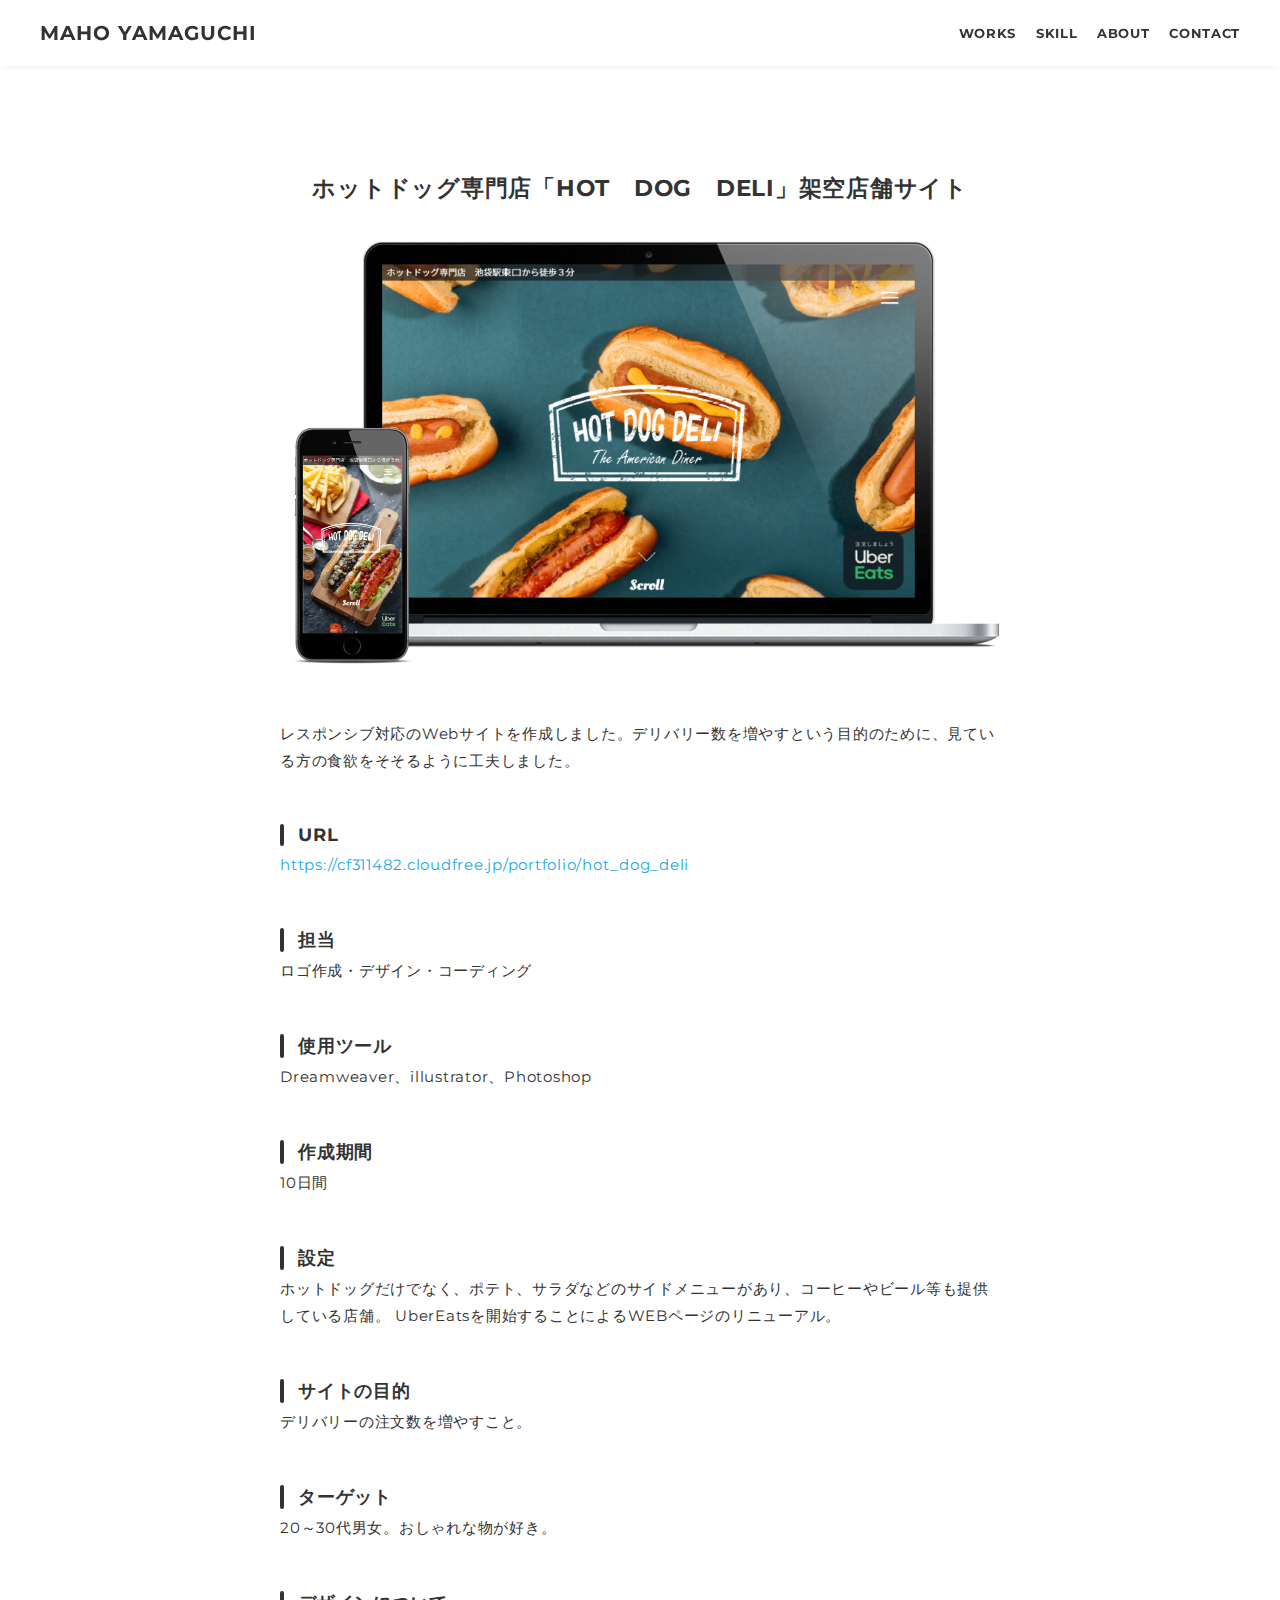
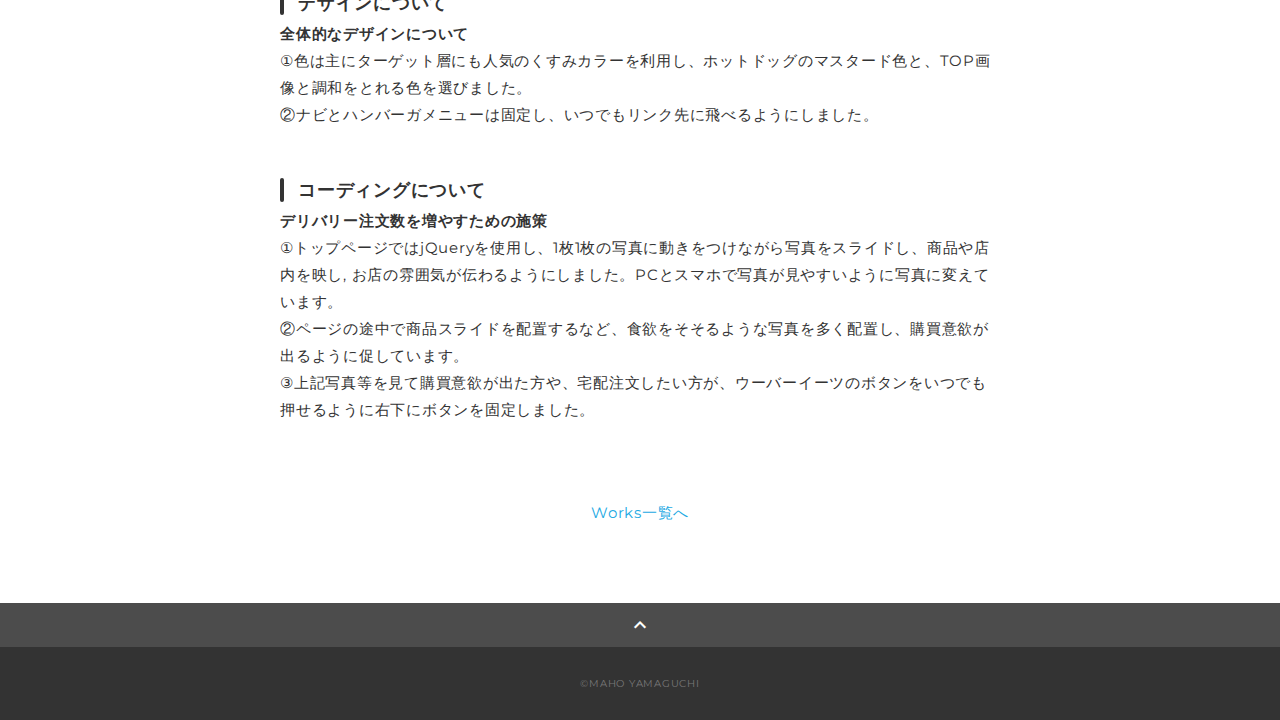
<file: works2.html>
<!DOCTYPE html>
<html>
<head>
  <meta charset="utf-8">
　<meta name="robots" content="noindex,nofollow,noarchive" />
  <meta name="viewport" content="width=device-width,initial-scale=1.0,user-scalable=no">
  <meta property='og:type' content='website'>
  <meta property='og:title' content='WebデザイナーMAHO YAMAGUCHI ポートフォリオ'>
  <meta property='og:url' content='URLが入る'>
  <meta property='og:description' content='MAHO YAMAGUCHIのポートフォリオサイトです。'>
  <meta property="og:image" content="img/ogp.png">
  <meta name="description" content="MAHO YAMAGUCHIのポートフォリオサイトです" />
  <title>MAHO YAMAGUCHI ポートフォリオ</title>
  <link rel="preconnect" href="https://fonts.gstatic.com">
  <link href="https://fonts.googleapis.com/css2?family=Montserrat:wght@400;700&display=swap" rel="stylesheet">
  <link href="https://fonts.googleapis.com/css?family=Material+Icons+Outlined" rel="stylesheet">
  <link href="css/ress.css" media="all" rel="stylesheet" type="text/css" />
  <link href="css/style.css" media="all" rel="stylesheet" type="text/css" />
  <link rel="shortcut icon" href="img/favicon.ico" />
  <link rel=”canonical” href=”http://ycde.html.xdomain.jp/hotdogdeli/” />
</head>

<body>
  <div class="wrapper">

    <!-- header -->
    <header class="header ">
      <div class="container">
        <h1 class="header-logo">
          <a href=".">MAHO YAMAGUCHI</a>
        </h1>
        <nav class="gnav">
          <ul class="gnav-list">
            <li class="gnav-item"><a href=".#works">WORKS</a></li>
            <li class="gnav-item"><a href="./#skill">SKILL</a></li>
            <li class="gnav-item"><a href="./#about">ABOUT</a></li>
            <li class="gnav-item"><a href="./#contact">CONTACT</a></li>
          </ul>
        </nav>
      </div>
    </header>
    <!-- /header -->

    <main class="content">

      <article class="article">
        <div class="article-container">
          <h2 class="article-title">ホットドッグ専門店「HOT　DOG　DELI」架空店舗サイト</h2>
          <div class="article-body">
            <p>
              <img src="img/hotdogdeli.png" alt="">
            </p>
            <p>
レスポンシブ対応のWebサイトを作成しました。デリバリー数を増やすという目的のために、見ている方の食欲をそそるように工夫しました。
            </p>
            <h3>URL</h3>
            <p><a href="https://cf311482.cloudfree.jp/portfolio/hot_dog_deli" target="_blank" rel="noopener">https://cf311482.cloudfree.jp/portfolio/hot_dog_deli</a></p>
            <h3>担当</h3>
            <p>ロゴ作成・デザイン・コーディング</p>
            <h3>使用ツール</h3>
            <p>Dreamweaver、illustrator、Photoshop</p>
            <h3>作成期間</h3>
            <p>10日間</p>  
            <h3>設定</h3>
            <p>ホットドッグだけでなく、ポテト、サラダなどのサイドメニューがあり、コーヒーやビール等も提供している店舗。
UberEatsを開始することによるWEBページのリニューアル。</p>
            <h3>サイトの目的</h3>
            <p>デリバリーの注文数を増やすこと。</p>
            <h3>ターゲット</h3>
            <p>20～30代男女。おしゃれな物が好き。</p>
            <h3>デザインについて</h3>
            <p>
            <strong>全体的なデザインについて</strong><br>
①色は主にターゲット層にも人気のくすみカラーを利用し、ホットドッグのマスタード色と、TOP画像と調和をとれる色を選びました。<br>
②ナビとハンバーガメニューは固定し、いつでもリンク先に飛べるようにしました。<br>
</p>
            
            <h3>コーディングについて</h3>
<p>
<strong>デリバリー注文数を増やすための施策</strong><br>
①トップページではjQueryを使用し、1枚1枚の写真に動きをつけながら写真をスライドし、商品や店内を映し,
お店の雰囲気が伝わるようにしました。PCとスマホで写真が見やすいように写真に変えています。<br>
②ページの途中で商品スライドを配置するなど、食欲をそそるような写真を多く配置し、購買意欲が出るように促しています。<br>
③上記写真等を見て購買意欲が出た方や、宅配注文したい方が、ウーバーイーツのボタンをいつでも押せるように右下にボタンを固定しました。<br>
</p>
          </div>
          <div class="home-link">
            <a href="https://cf311482.cloudfree.jp/portfolio/top/#works">Works一覧へ</a>
          </div>
        </div>
      </article>

      <div class="page-top" id="js-page-top">
        <span class="material-icons-outlined">expand_less</span>
      </div>
    </main>

    <!-- footer -->
    <footer class="footer">
      <div class="copyright">&copy;MAHO YAMAGUCHI</div>
    </footer>
    <!-- /footer -->

  </div>
  <script src="https://ajax.googleapis.com/ajax/libs/jquery/3.5.1/jquery.min.js"></script>
  <script type='text/javascript' src="js/script.js"></script>
</body>
</html>
</file>
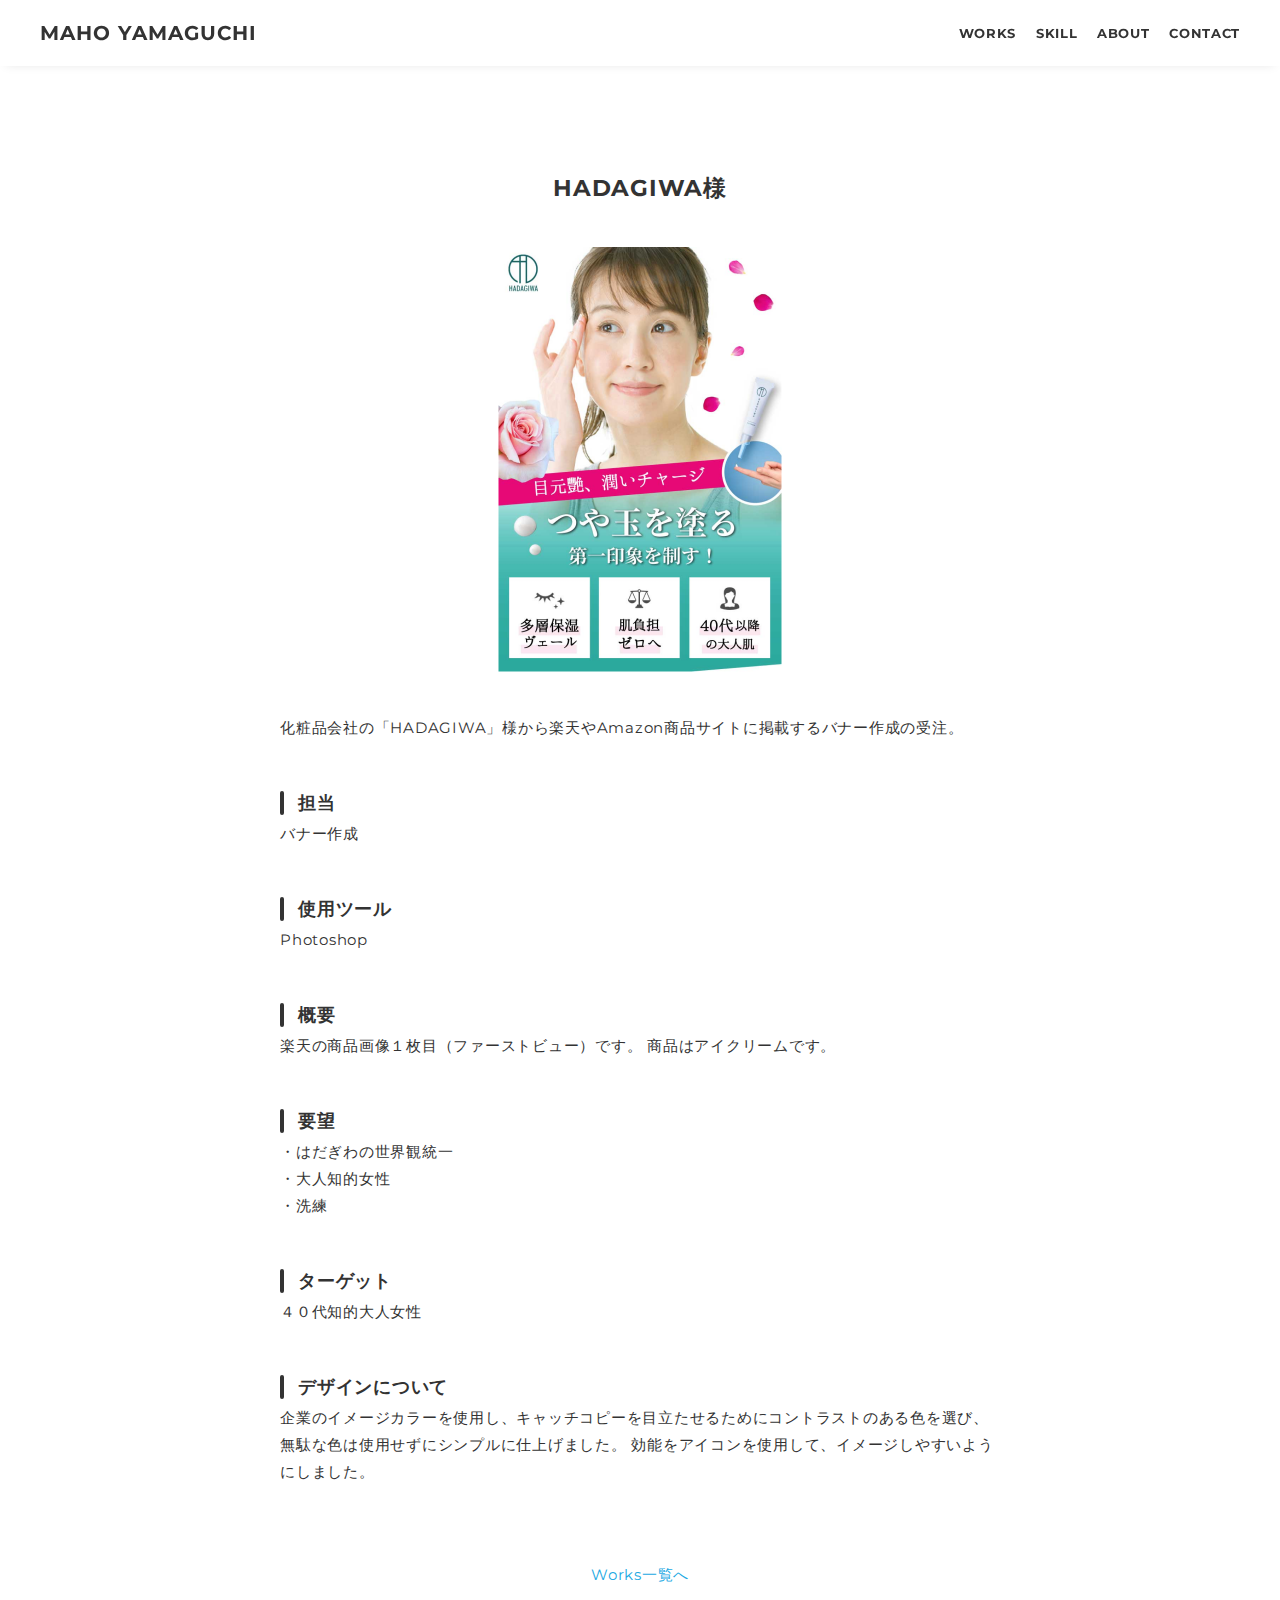
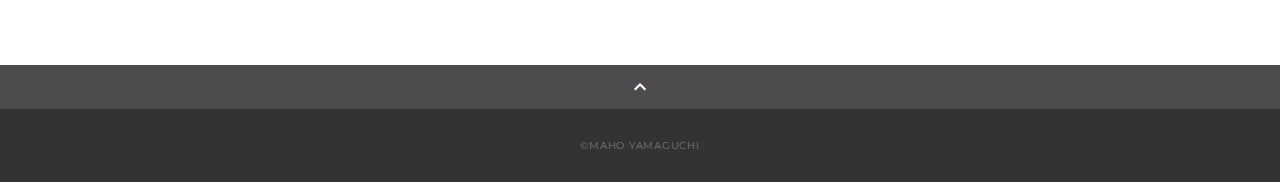
<file: works4.html>
<!DOCTYPE html>
<html>
<head>
  <meta charset="utf-8">
　<meta name="robots" content="noindex,nofollow,noarchive" />
  <meta name="viewport" content="width=device-width,initial-scale=1.0,user-scalable=no">
  <meta property='og:type' content='website'>
  <meta property='og:title' content='WebデザイナーMAHO YAMAGUCHI ポートフォリオ'>
  <meta property='og:url' content='URLが入る'>
  <meta property='og:description' content='MAHO YAMAGUCHIのポートフォリオサイトです。'>
  <meta property="og:image" content="img/ogp.png">
  <meta name="description" content="MAHO YAMAGUCHIのポートフォリオサイトです" />
  <title>MAHO YAMAGUCHI ポートフォリオ</title>
  <link rel="preconnect" href="https://fonts.gstatic.com">
  <link href="https://fonts.googleapis.com/css2?family=Montserrat:wght@400;700&display=swap" rel="stylesheet">
  <link href="https://fonts.googleapis.com/css?family=Material+Icons+Outlined" rel="stylesheet">
  <link href="css/ress.css" media="all" rel="stylesheet" type="text/css" />
  <link href="css/style.css" media="all" rel="stylesheet" type="text/css" />
  <link rel="shortcut icon" href="img/favicon.ico" />
  <link rel=”canonical” href=”http://bloom.yamaguchi-ycde.work/” />
</head>

<body>
  <div class="wrapper">

    <!-- header -->
    <header class="header ">
      <div class="container">
        <h1 class="header-logo">
          <a href=".">MAHO YAMAGUCHI</a>
        </h1>
        <nav class="gnav">
          <ul class="gnav-list">
            <li class="gnav-item"><a href=".#works">WORKS</a></li>
            <li class="gnav-item"><a href="./#skill">SKILL</a></li>
            <li class="gnav-item"><a href="./#about">ABOUT</a></li>
            <li class="gnav-item"><a href="./#contact">CONTACT</a></li>
          </ul>
        </nav>
      </div>
    </header>
    <!-- /header -->

    <main class="content">

      <article class="article">
        <div class="article-container">
          <h2 class="article-title">HADAGIWA様</h2>
          <div class="article-body">
            <p>
              <img src="img/hadagiwa.png" alt="">
            </p>
<!--            <p>
              <img src="img/hadagiwa_top.png" alt="">
            </p>
-->            <p>
             化粧品会社の「HADAGIWA」様から楽天やAmazon商品サイトに掲載するバナー作成の受注。
            </p>
            <h3>担当</h3>
            <p>バナー作成</p>
            <h3>使用ツール</h3>
            <p>Photoshop</p>
            <h3>概要</h3>
            <p>楽天の商品画像１枚目（ファーストビュー）です。
商品はアイクリームです。</p>
              <h3>要望</h3>
            <p>
・はだぎわの世界観統一<br>
・大人知的女性<br>
・洗練<br>
              </p>
            <h3>ターゲット</h3>
            <p>４０代知的大人女性</p>
            <h3>デザインについて</h3>
<p>企業のイメージカラーを使用し、キャッチコピーを目立たせるためにコントラストのある色を選び、無駄な色は使用せずにシンプルに仕上げました。
    効能をアイコンを使用して、イメージしやすいようにしました。
            </p>
          </div>
          <div class="home-link">
            <a href="https://cf311482.cloudfree.jp/portfolio/top/#works">Works一覧へ</a>
          </div>
        </div>
      </article>

      <div class="page-top" id="js-page-top">
        <span class="material-icons-outlined">expand_less</span>
      </div>
    </main>

    <!-- footer -->
    <footer class="footer">
      <div class="copyright">&copy;MAHO YAMAGUCHI</div>
    </footer>
    <!-- /footer -->

  </div>
  <script src="https://ajax.googleapis.com/ajax/libs/jquery/3.5.1/jquery.min.js"></script>
  <script type='text/javascript' src="js/script.js"></script>
</body>
</html>
</file>
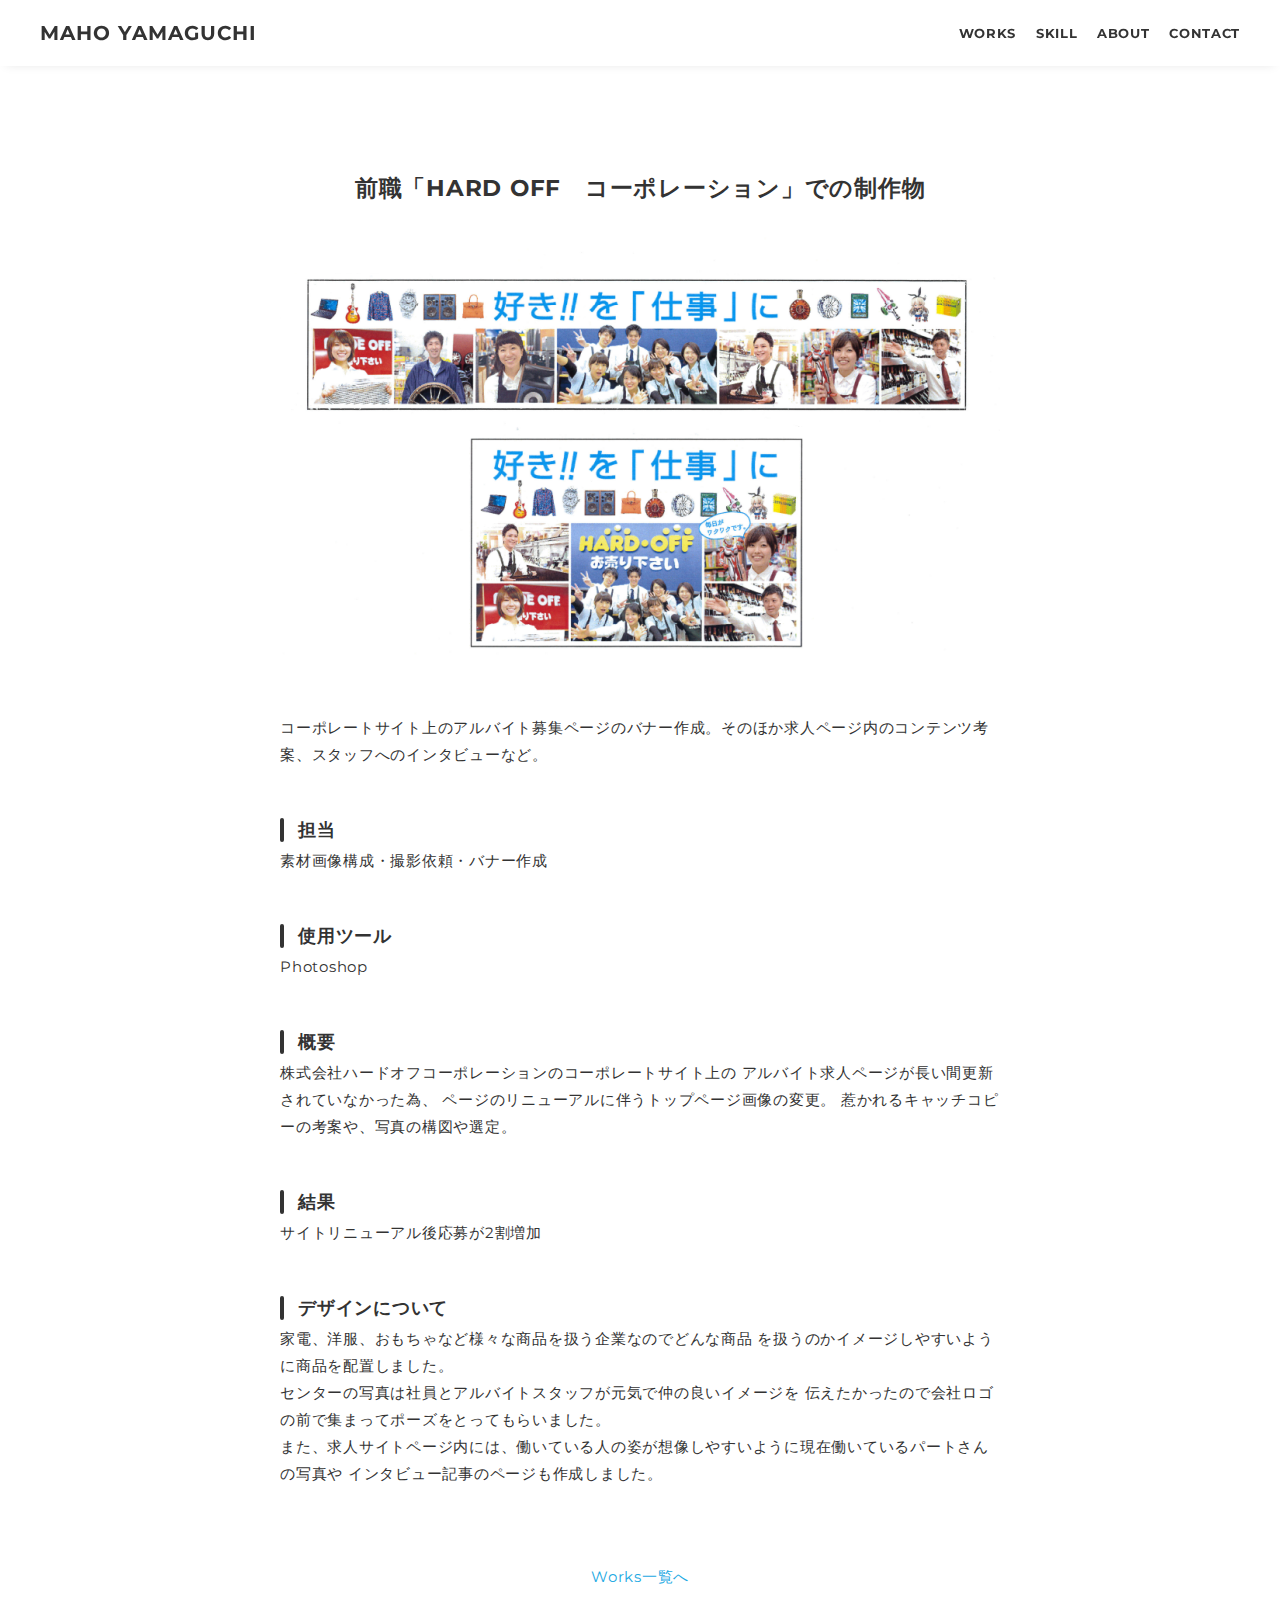
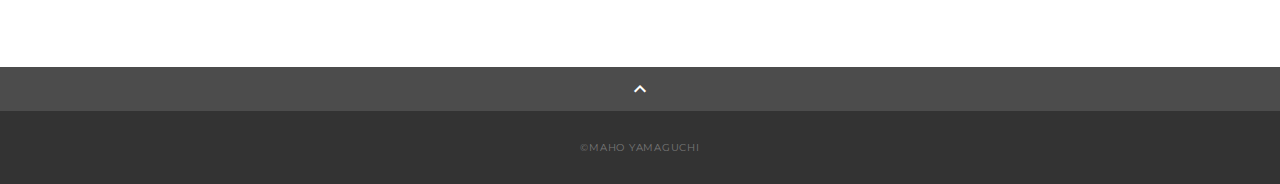
<file: works5.html>
<!DOCTYPE html>
<html>
<head>
  <meta charset="utf-8">
　<meta name="robots" content="noindex,nofollow,noarchive" />
  <meta name="viewport" content="width=device-width,initial-scale=1.0,user-scalable=no">
  <meta property='og:type' content='website'>
  <meta property='og:title' content='WebデザイナーMAHO YAMAGUCHI ポートフォリオ'>
  <meta property='og:url' content='URLが入る'>
  <meta property='og:description' content='MAHO YAMAGUCHIのポートフォリオサイトです。'>
  <meta property="og:image" content="img/ogp.png">
  <meta name="description" content="MAHO YAMAGUCHIのポートフォリオサイトです" />
  <title>MAHO YAMAGUCHI ポートフォリオ</title>
  <link rel="preconnect" href="https://fonts.gstatic.com">
  <link href="https://fonts.googleapis.com/css2?family=Montserrat:wght@400;700&display=swap" rel="stylesheet">
  <link href="https://fonts.googleapis.com/css?family=Material+Icons+Outlined" rel="stylesheet">
  <link href="css/ress.css" media="all" rel="stylesheet" type="text/css" />
  <link href="css/style.css" media="all" rel="stylesheet" type="text/css" />
  <link rel="shortcut icon" href="img/favicon.ico" />
  <link rel=”canonical” href=”http://bloom.yamaguchi-ycde.work/” />
</head>

<body>
  <div class="wrapper">

    <!-- header -->
    <header class="header ">
      <div class="container">
        <h1 class="header-logo">
          <a href=".">MAHO YAMAGUCHI</a>
        </h1>
        <nav class="gnav">
          <ul class="gnav-list">
            <li class="gnav-item"><a href=".#works">WORKS</a></li>
            <li class="gnav-item"><a href="./#skill">SKILL</a></li>
            <li class="gnav-item"><a href="./#about">ABOUT</a></li>
            <li class="gnav-item"><a href="./#contact">CONTACT</a></li>
          </ul>
        </nav>
      </div>
    </header>
    <!-- /header -->

    <main class="content">

      <article class="article">
        <div class="article-container">
          <h2 class="article-title">前職「HARD OFF　コーポレーション」での制作物</h2>
          <div class="article-body">
            <p>
              <img src="img/HARDOFF.png" alt="">
            </p>
            <p>
             コーポレートサイト上のアルバイト募集ページのバナー作成。そのほか求人ページ内のコンテンツ考案、スタッフへのインタビューなど。
            </p>
            <h3>担当</h3>
            <p>素材画像構成・撮影依頼・バナー作成</p>
            <h3>使用ツール</h3>
            <p>Photoshop</p>
            <h3>概要</h3>
            <p>株式会社ハードオフコーポレーションのコーポレートサイト上の
アルバイト求人ページが長い間更新されていなかった為、
ページのリニューアルに伴うトップページ画像の変更。
惹かれるキャッチコピーの考案や、写真の構図や選定。</p>
              <h3>結果</h3>
            <p>
サイトリニューアル後応募が2割増加</p>
            <h3>デザインについて</h3>
<p>家電、洋服、おもちゃなど様々な商品を扱う企業なのでどんな商品
を扱うのかイメージしやすいように商品を配置しました。<br>
センターの写真は社員とアルバイトスタッフが元気で仲の良いイメージを
伝えたかったので会社ロゴの前で集まってポーズをとってもらいました。<br>
また、求人サイトページ内には、働いている人の姿が想像しやすいように現在働いているパートさんの写真や
インタビュー記事のページも作成しました。 
            </p>
          </div>
          <div class="home-link">
            <a href="https://myama-1.github.io/portfolio/#works">Works一覧へ</a>
          </div>
        </div>
      </article>

      <div class="page-top" id="js-page-top">
        <span class="material-icons-outlined">expand_less</span>
      </div>
    </main>

    <!-- footer -->
    <footer class="footer">
      <div class="copyright">&copy;MAHO YAMAGUCHI</div>
    </footer>
    <!-- /footer -->

  </div>
  <script src="https://ajax.googleapis.com/ajax/libs/jquery/3.5.1/jquery.min.js"></script>
  <script type='text/javascript' src="js/script.js"></script>
</body>
</html>
</file>
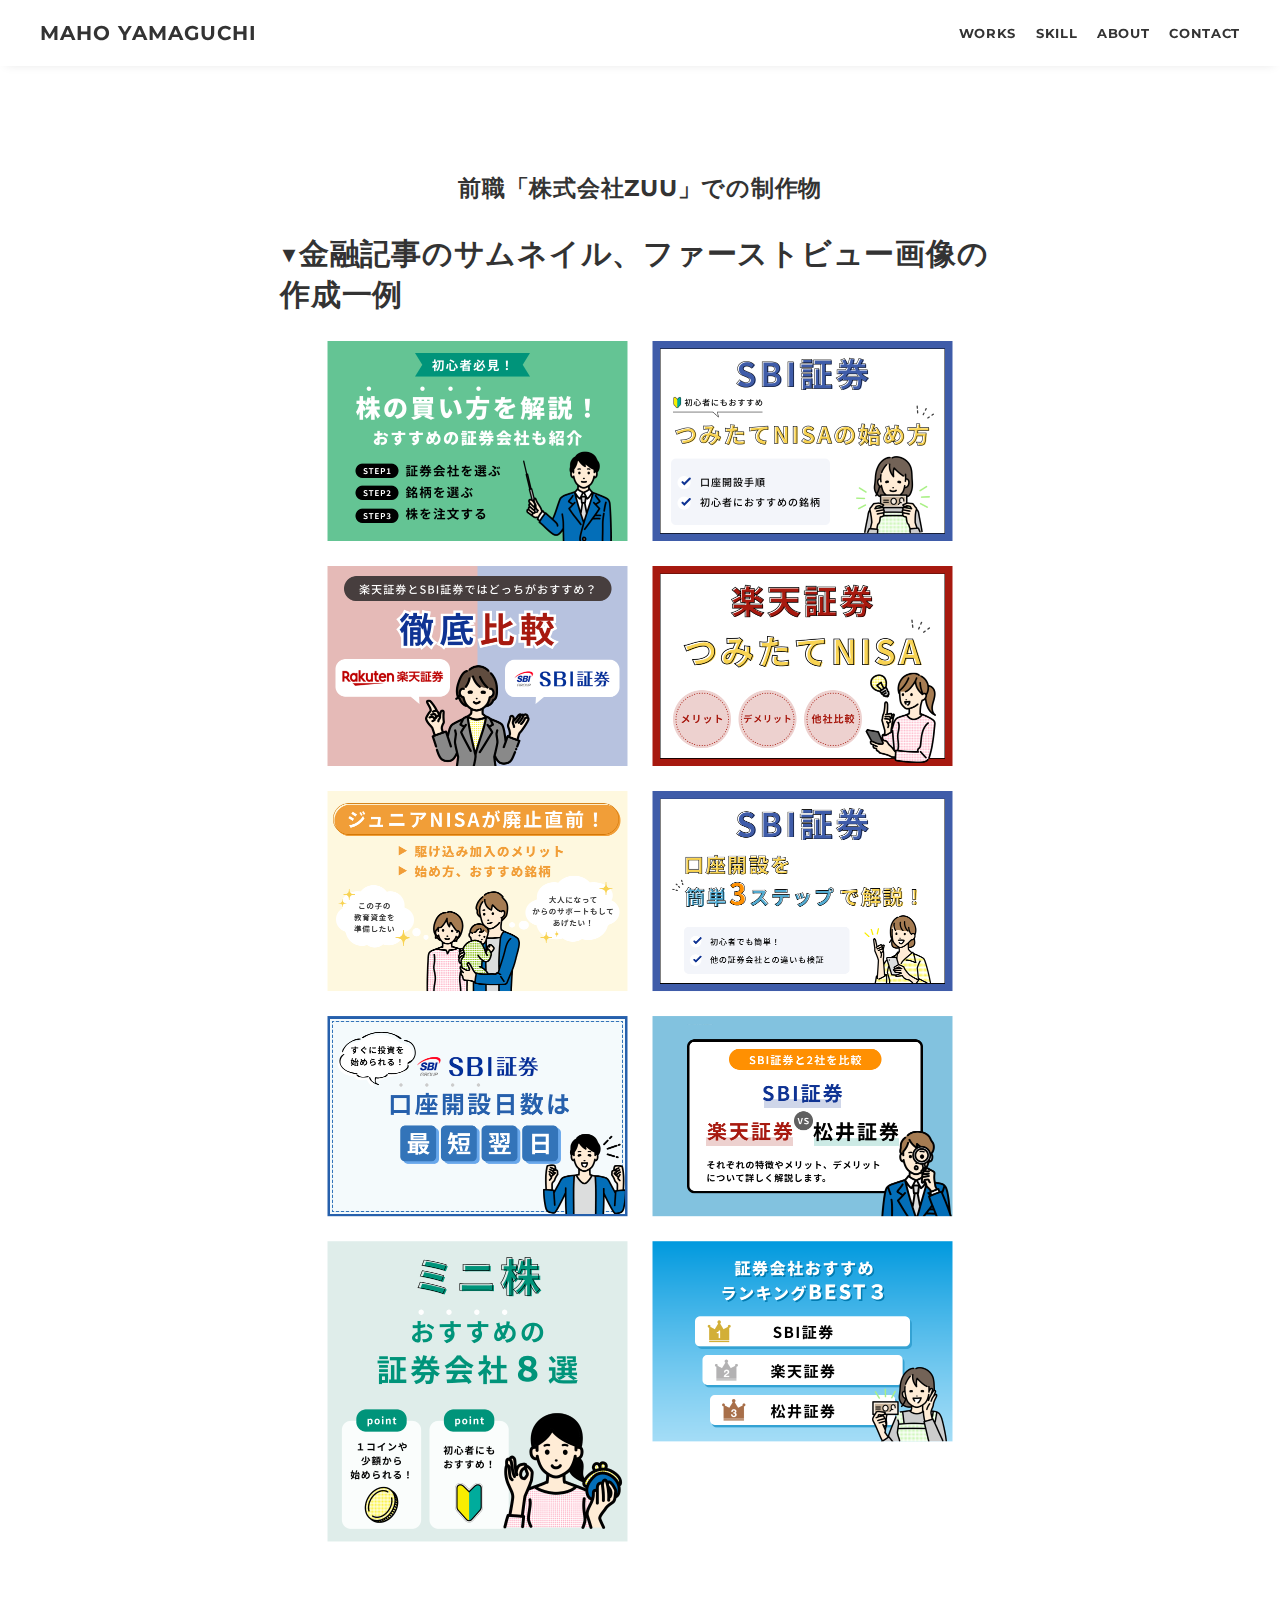
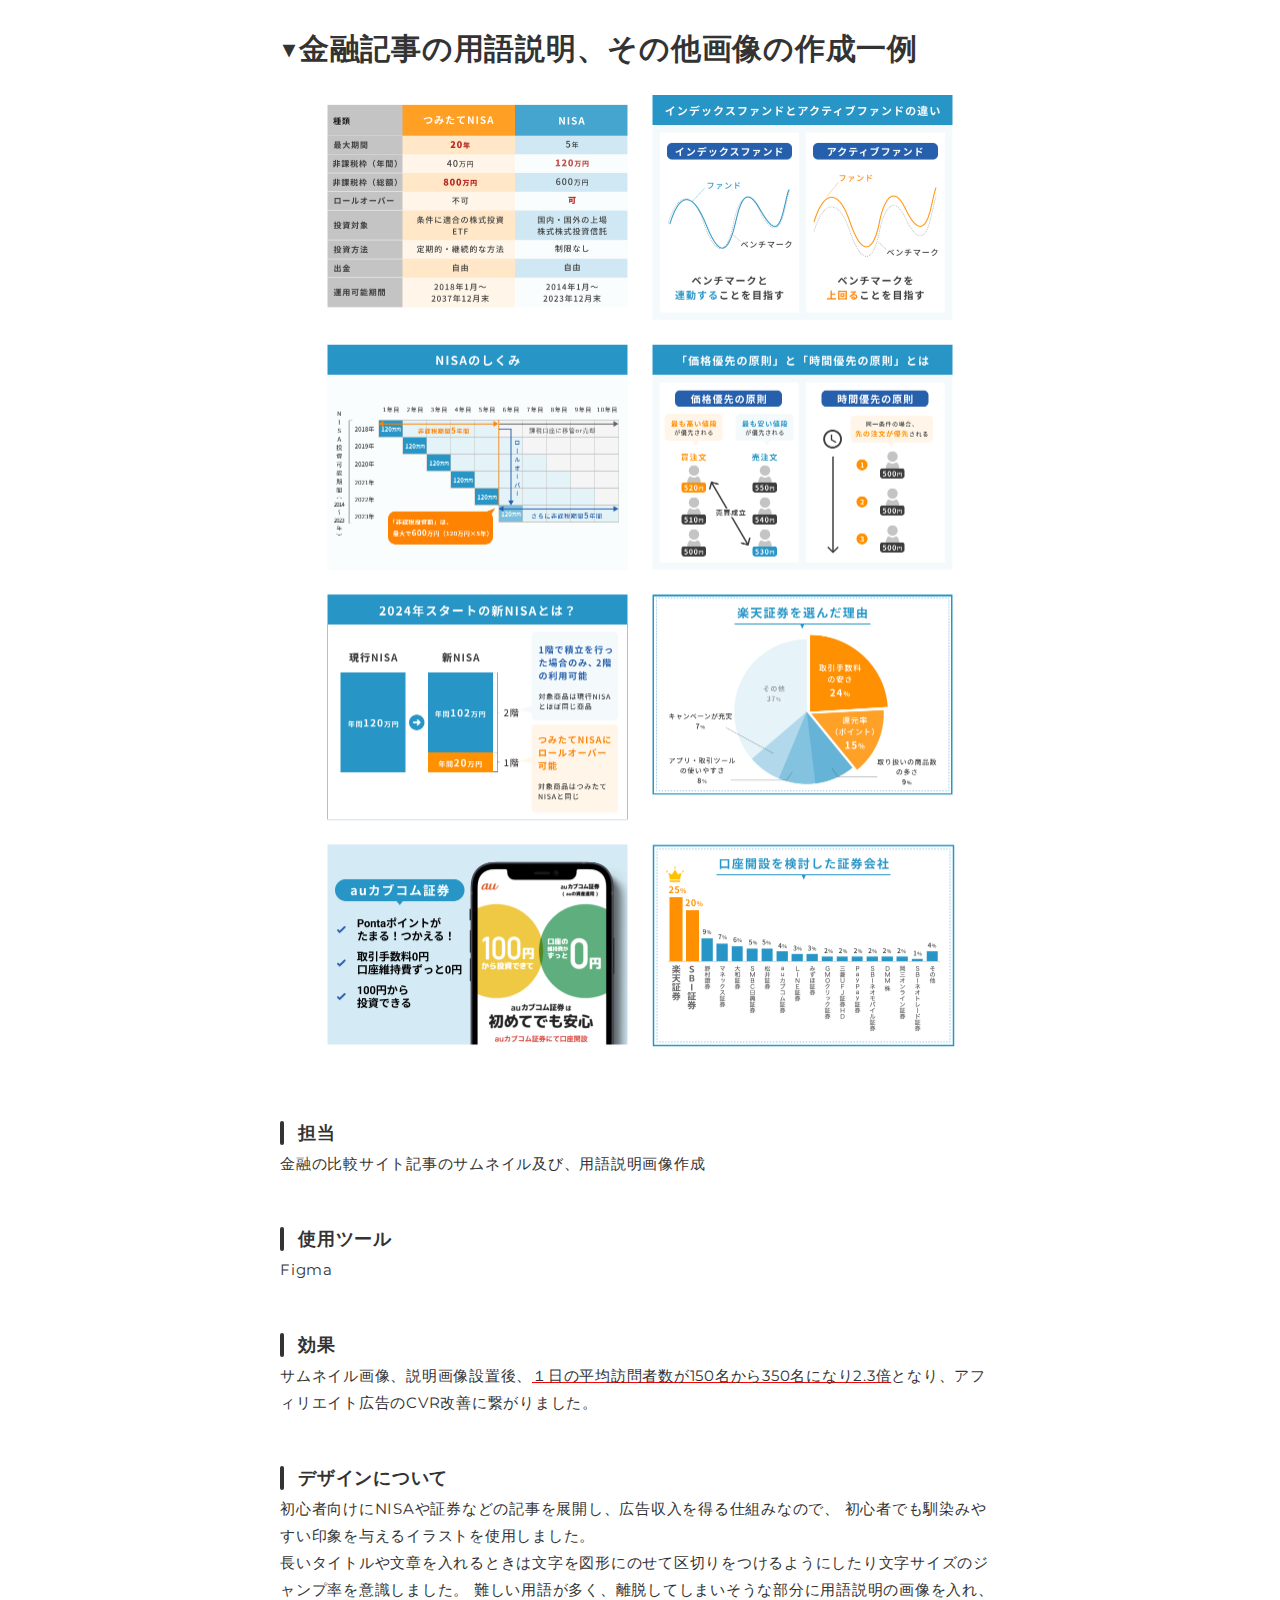
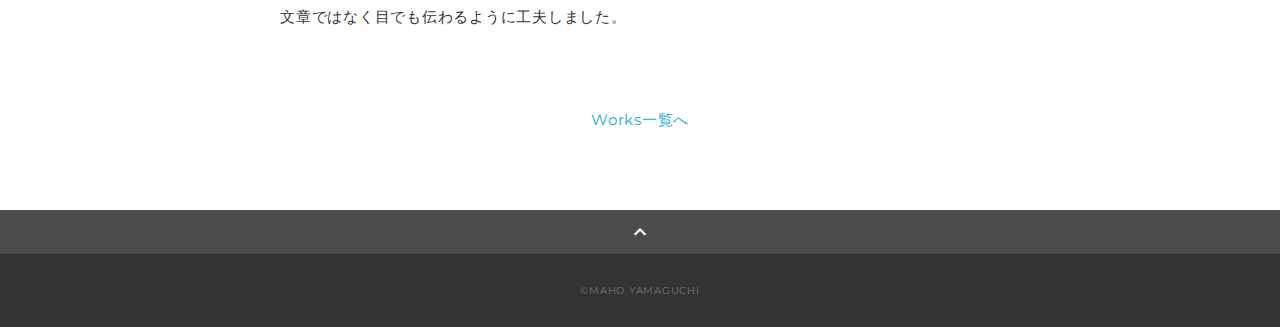
<file: works6.html>
<!DOCTYPE html>
<html>
<head>
  <meta charset="utf-8">
　<meta name="robots" content="noindex,nofollow,noarchive" />
  <meta name="viewport" content="width=device-width,initial-scale=1.0,user-scalable=no">
  <meta property='og:type' content='website'>
  <meta property='og:title' content='WebデザイナーMAHO YAMAGUCHI ポートフォリオ'>
  <meta property='og:url' content='URLが入る'>
  <meta property='og:description' content='MAHO YAMAGUCHIのポートフォリオサイトです。'>
  <meta property="og:image" content="img/ogp.png">
  <meta name="description" content="MAHO YAMAGUCHIのポートフォリオサイトです" />
  <title>MAHO YAMAGUCHI ポートフォリオ</title>
  <link rel="preconnect" href="https://fonts.gstatic.com">
  <link href="https://fonts.googleapis.com/css2?family=Montserrat:wght@400;700&display=swap" rel="stylesheet">
  <link href="https://fonts.googleapis.com/css?family=Material+Icons+Outlined" rel="stylesheet">
  <link href="css/ress.css" media="all" rel="stylesheet" type="text/css" />
  <link href="css/style.css" media="all" rel="stylesheet" type="text/css" />
  <link rel="shortcut icon" href="img/favicon.ico" />
  <link rel=”canonical” href=”http://bloom.yamaguchi-ycde.work/” />
</head>

<body>
  <div class="wrapper">

    <!-- header -->
    <header class="header ">
      <div class="container">
        <h1 class="header-logo">
          <a href=".">MAHO YAMAGUCHI</a>
        </h1>
        <nav class="gnav">
          <ul class="gnav-list">
            <li class="gnav-item"><a href=".#works">WORKS</a></li>
            <li class="gnav-item"><a href="./#skill">SKILL</a></li>
            <li class="gnav-item"><a href="./#about">ABOUT</a></li>
            <li class="gnav-item"><a href="./#contact">CONTACT</a></li>
          </ul>
        </nav>
      </div>
    </header>
    <!-- /header -->

    <main class="content">

      <article class="article">
        <div class="article-container">
          <h2 class="article-title">前職「株式会社ZUU」での制作物</h2>
          <div class="article-body">
            <h1>▼金融記事のサムネイル、ファーストビュー画像の作成一例</h1>
            <p>
              <img src="img/money_1.png" alt="">
            </p>
            <h1>▼金融記事の用語説明、その他画像の作成一例</h1>
             <p>
              <img src="img/money_2.png" alt="">
            </p>

            <h3>担当</h3>
            <p>金融の比較サイト記事のサムネイル及び、用語説明画像作成</p>
            <h3>使用ツール</h3>
            <p>Figma</p>
            <h3>効果</h3>
            <p>
サムネイル画像、説明画像設置後、<span style="text-decoration: underline; text-decoration-color: red;">１日の平均訪問者数が150名から350名になり2.3倍</span>となり、アフィリエイト広告のCVR改善に繋がりました。</p>
            <h3>デザインについて</h3>
<p>初心者向けにNISAや証券などの記事を展開し、広告収入を得る仕組みなので、
    初心者でも馴染みやすい印象を与えるイラストを使用しました。<br>
    長いタイトルや文章を入れるときは文字を図形にのせて区切りをつけるようにしたり文字サイズのジャンプ率を意識しました。
    難しい用語が多く、離脱してしまいそうな部分に用語説明の画像を入れ、文章ではなく目でも伝わるように工夫しました。 </p>
          </div>
          <div class="home-link">
            <a href="https://myama-1.github.io/portfolio/#works">Works一覧へ</a>
          </div>
        </div>
      </article>

      <div class="page-top" id="js-page-top">
        <span class="material-icons-outlined">expand_less</span>
      </div>
    </main>

    <!-- footer -->
    <footer class="footer">
      <div class="copyright">&copy;MAHO YAMAGUCHI</div>
    </footer>
    <!-- /footer -->

  </div>
  <script src="https://ajax.googleapis.com/ajax/libs/jquery/3.5.1/jquery.min.js"></script>
  <script type='text/javascript' src="js/script.js"></script>
</body>
</html>
</file>
<file: css/ress.css>
/*!
 * ress.css • v3.0.1
 * MIT License
 * github.com/filipelinhares/ress
 */

/* # =================================================================
   # Global selectors
   # ================================================================= */

html {
  box-sizing: border-box;
  word-break: normal;
  -moz-tab-size: 4;
  tab-size: 4;

  -webkit-text-size-adjust: 100%; /* Prevent adjustments of font size after orientation changes in iOS */
}

*,
::before,
::after {
  box-sizing: inherit;
  background-repeat: no-repeat; /* Set `background-repeat: no-repeat` to all elements and pseudo elements */
}

::before,
::after {
  vertical-align: inherit;
  text-decoration: inherit; /* Inherit text-decoration and vertical align to ::before and ::after pseudo elements */
}

* {
  margin: 0;
  padding: 0; /* Reset `padding` and `margin` of all elements */
}

/* # =================================================================
   # General elements
   # ================================================================= */

hr {
  overflow: visible; /* Show the overflow in Edge and IE */
  height: 0; /* Add the correct box sizing in Firefox */
}

details,
main {
  display: block; /* Render the `main` element consistently in IE. */
}

summary {
  display: list-item; /* Add the correct display in all browsers */
}

small {
  font-size: 80%; /* Set font-size to 80% in `small` elements */
}

[hidden] {
  display: none; /* Add the correct display in IE */
}

abbr[title] {
  /* Add the correct text decoration in Chrome, Edge, IE, Opera, and Safari */
  text-decoration: underline;
  text-decoration: underline dotted;
  border-bottom: none; /* Remove the bottom border in Chrome 57 */
}

a {
  background-color: transparent; /* Remove the gray background on active links in IE 10 */
}

a:active,
a:hover {
  outline-width: 0; /* Remove the outline when hovering in all browsers */
}

code,
kbd,
pre,
samp {
  font-family: monospace, monospace; /* Specify the font family of code elements */
}

pre {
  font-size: 1em; /* Correct the odd `em` font sizing in all browsers */
}

b,
strong {
  font-weight: bolder; /* Add the correct font weight in Chrome, Edge, and Safari */
}

/* https://gist.github.com/unruthless/413930 */
sub,
sup {
  position: relative;
  font-size: 75%;
  line-height: 0;
  vertical-align: baseline;
}

sub {
  bottom: -.25em;
}

sup {
  top: -.5em;
}

/* # =================================================================
   # Forms
   # ================================================================= */

input {
  border-radius: 0;
}

/* Replace pointer cursor in disabled elements */
[disabled] {
  cursor: default;
}

[type="number"]::-webkit-container-spin-button,
[type="number"]::-webkit-outer-spin-button {
  height: auto; /* Correct the cursor style of increment and decrement buttons in Chrome */
}

[type="search"] {
  outline-offset: -2px; /* Correct the outline style in Safari */

  -webkit-appearance: textfield; /* Correct the odd appearance in Chrome and Safari */
}

[type="search"]::-webkit-search-decoration {
  -webkit-appearance: none; /* Remove the container padding in Chrome and Safari on macOS */
}

textarea {
  overflow: auto; /* Internet Explorer 11+ */
  resize: vertical; /* Specify textarea resizability */
}

button,
input,
optgroup,
select,
textarea {
  font: inherit; /* Specify font inheritance of form elements */
}

optgroup {
  font-weight: bold; /* Restore the font weight unset by the previous rule */
}

button {
  overflow: visible; /* Address `overflow` set to `hidden` in IE 8/9/10/11 */
}

button,
select {
  text-transform: none; /* Firefox 40+, Internet Explorer 11- */
}

/* Apply cursor pointer to button elements */
button,
[type="button"],
[type="reset"],
[type="submit"],
[role="button"] {
  cursor: pointer;
  color: inherit;
}

/* Remove container padding and border in Firefox 4+ */
button::-moz-focus-container,
[type="button"]::-moz-focus-container,
[type="reset"]::-moz-focus-container,
[type="submit"]::-moz-focus-container {
  padding: 0;
  border-style: none;
}

/* Replace focus style removed in the border reset above */
button:-moz-focusring,
[type="button"]::-moz-focus-container,
[type="reset"]::-moz-focus-container,
[type="submit"]::-moz-focus-container {
  outline: 1px dotted ButtonText;
}

button,
html [type="button"],
/* Prevent a WebKit bug where (2) destroys native `audio` and `video`controls in Android 4 */
[type="reset"],
[type="submit"] {
  -webkit-appearance: button; /* Correct the inability to style clickable types in iOS */
}

/* Remove the default button styling in all browsers */
button,
input,
select,
textarea {
  border-style: none;
  background-color: transparent;
}

/* Style select like a standard input */
select {
  -webkit-appearance: none; /* Chrome 41+ */
  -moz-appearance: none; /* Firefox 36+ */
}

select::-ms-expand {
  display: none; /* Internet Explorer 11+ */
}

select::-ms-value {
  color: currentColor; /* Internet Explorer 11+ */
}

legend {
  display: table; /* Correct the text wrapping in Edge and IE */
  max-width: 100%; /* Correct the text wrapping in Edge and IE */
  max-width: 100%; /* Correct the text wrapping in Edge 18- and IE */
  white-space: normal; /* Correct the text wrapping in Edge and IE */
  color: inherit; /* Correct the color inheritance from `fieldset` elements in IE */
  border: 0; /* Correct `color` not being inherited in IE 8/9/10/11 */
}

::-webkit-file-upload-button {
  font: inherit; /* Change font properties to `inherit` in Chrome and Safari */
  color: inherit;
  /* Correct the inability to style clickable types in iOS and Safari */

  -webkit-appearance: button;
}

/* # =================================================================
   # Specify media element style
   # ================================================================= */

img {
  border-style: none; /* Remove border when inside `a` element in IE 8/9/10 */
}

/* Add the correct vertical alignment in Chrome, Firefox, and Opera */
progress {
  vertical-align: baseline;
}

/* # =================================================================
   # Accessibility
   # ================================================================= */

/* Hide content from screens but not screenreaders */
@media screen {
  [hidden~="screen"] {
    display: inherit;
  }
  [hidden~="screen"]:not(:active):not(:focus):not(:target) {
    position: absolute !important;
    clip: rect(0 0 0 0) !important;
  }
}

/* Specify the progress cursor of updating elements */
[aria-busy="true"] {
  cursor: progress;
}

/* Specify the pointer cursor of trigger elements */
[aria-controls] {
  cursor: pointer;
}

/* Specify the unstyled cursor of disabled, not-editable, or otherwise inoperable elements */
[aria-disabled] {
  cursor: default;
}
</file>
<file: css/style.css>
body {
  font-family: "Montserrat","Helvetica Neue",Arial,"Hiragino Kaku Gothic ProN","Hiragino Sans",Meiryo,sans-serif;
  font-size: 15px;
  letter-spacing: .05em;
  color: #333;
}

a {
  transition: opacity .3s;
    
  text-decoration: none;
  color: #1ca9e3;
}

img {
  max-width: 100%;
  height: auto;
  vertical-align: bottom;
  border-style: none;
}



.pc-only {
  display: block;
}

.sp-only {
  display: none;
}

/*--------------------------------
 レイアウト
---------------------------------*/
.wrapper {
  padding-top: 73px;
}

.section {
  padding: 90px 0;
}

.section:nth-of-type(odd) {
  background-color: #f7f7f7;
}

.container {
  max-width: 1340px;
  margin: 0 auto;
  padding: 0 40px;
}

/*--------------------------------
 見出し
---------------------------------*/
.title {
  font-size: 34px;
  font-weight: bold;
  line-height: 1;
  margin-bottom: 40px;
  text-align: center;
  letter-spacing: .05em;
  color: #333;
}

.lead {
  font-size: 16px;
  line-height: 1.8;
  margin-bottom: 30px;
}

/*--------------------------------
ヘッダー
---------------------------------*/
.header {
  position: fixed;
  top: 0;
  z-index: 1;
  width: 100%;
  background-color: #fff;
  box-shadow: 0 5px 10px -6px rgba(0,0,0,.1);
}

.header .container {
  display: flex;
  align-items: center;
  justify-content: space-between;
  padding: 20px 40px;
}

.header-logo {
  font-size: 20px;
  font-weight: bold;
  line-height: 1.2;
  margin-right: 20px;
  letter-spacing: .05em;
}

.header-logo a {
  color: #333;
}

.gnav-list {
  display: flex;
  justify-content: space-between;
  list-style: none;
}

.gnav-item:not(:last-child) {
  margin-right: 20px;
}

.gnav-item a {
  position: relative;
  font-size: 13px;
  font-weight: bold;
  display: inline-block;
  padding: 5px 0;
  transition: .3s;
  letter-spacing: .05em;
  color: #333;
}
.gnav-item a:after {
  position: absolute;
  bottom: 0;
  left: 50%;
  width: 0;
  height: 3px;
  content: "";
  transition: .3s;
  -webkit-transform: translateX(-50%);
  transform: translateX(-50%);
  background-color: #333;
}

.gnav-item a:hover:after {
  width: 100%;
}

/*--------------------------------
 メインビジュアル
---------------------------------*/
.mv {
  display: flex;
  align-items: center;
  justify-content: center;
  height: 85vh;
  text-align: center;
}

.mv-container {
  padding: 0 40px;
}

.mv-title {
  font-size: 60px;
  font-weight: bold;
  line-height: 1.2;
  margin-bottom: 5px;
  letter-spacing: .1em;
}
.mv-subtitle {
  font-size: 20px;
  font-weight: bold;
  line-height: 1;
  margin-bottom: 40px;
  letter-spacing: .08em;
}

.mv-text {
  font-size: 16px;
  line-height: 1.8;
}

/*--------------------------------
 Works
---------------------------------*/
.works-list {
  display: flex;
  flex-wrap: wrap;
  margin-bottom: -40px;
}

.works-item {
  width: 31.74603%;
  margin-right: 1.58730%;
  margin-bottom: 40px;
  color: #333;
}

.works-item:hover {
  opacity: .9;
}

.works-item:nth-of-type(3n) {
  margin-right: 0;
}

.works-img img {
  border: 1px solid #e6e6e6;
}

.works-name {
  font-size: 12px;
  font-weight: bold;
  margin-top: 8px;
}

.works-info {
  font-size: 10px;
  margin-top: 5px;
}

/*--------------------------------
 Skill
---------------------------------*/
.skill-list {
  display: flex;
  flex-wrap: wrap;
  justify-content: space-between;
  margin-bottom: -50px;
}

.skill-item {
  display: flex;
  align-items: flex-start;
  justify-content: space-between;
  width: 48%;
  margin-bottom: 50px;
}

.skill-img {
  width: 60px;
  height: auto;
  margin-right: 20px;
}

.skill-body {
  flex: 1;
}

.skill-name {
  margin-bottom: 10px;
}

.skill-text {
  font-size: 14px;
  line-height: 1.8;
}

/*--------------------------------
 About
---------------------------------*/
.profile {
  display: flex;
  flex-wrap: wrap;
  max-width: 800px;
  margin: 0 auto;
}
.profile-img {
  width: 20%;
  margin-right: 30px;
  border-radius: 50%;
}
.profile-img img {
  border-radius: 50%;
}
.profile-body {
  flex: 1;
}

.profile-body p {
  font-size: 15px;
  line-height: 1.8;
}

.profile-body p:not(:last-child) {
  margin-bottom: 30px;
}

/*--------------------------------
 Contact
---------------------------------*/
.contact {
  text-align: center;
}

.contact-item:not(:last-child) {
  margin-right: 10px;
}

.contact-text {
  margin-top: 10px;
}
/*--------------------------------
 ページトップ
---------------------------------*/
.page-top {
  font-weight: bold;
  padding: 10px;
  cursor: pointer;
  text-align: center;
  background-color: #4c4c4c;
}

.page-top .material-icons-outlined {
  vertical-align: bottom;
  color: #fff;
}

/*--------------------------------
 フッター
---------------------------------*/
.footer {
  padding: 30px;
  background-color: #333;
}

.copyright {
  font-size: 10px;
  text-align: center;
  color: #797979;
}

/*--------------------------------
 下層：Worksページ
---------------------------------*/
.article {
  padding: 80px 0;
}

.article-container {
  max-width: 1040px;
  margin: 0 auto;
  padding: 0 20px;
}

.article-title {
  margin-bottom: 30px;
  text-align: center;
}

.article-body {
  max-width: 720px;
  margin: 0 auto;
  margin-bottom: 80px;
}

.article-body h3 {
  position: relative;
  font-size: 18px;
  margin-bottom: 5px;
  padding-left: 1em;
}

.article-body h3:not(:first-child) {
  margin-top: 50px;
}

.article-body h3::before {
  position: absolute;
  top: 0;
  left: 0;
  width: 4px;
  height: 100%;
  content: "";
  border-radius: 3px;
  background-color: #333;
}

.article-body p {
  font-size: 15px;
  line-height: 1.8;
  margin-bottom: 30px;
}

.home-link {
  text-align: center;
}

/*media Queries 767
----------------------------------------------------*/
@media screen and (max-width: 767px) {
  body {
    font-size: 14px;
  }

  .pc-only {
    display: none;
  }

  .sp-only {
    display: block;
  }

  /* 見出し */
  .title {
    font-size: 26px;
    margin-bottom: 20px;
  }

  .lead {
    font-size: 14px;
    line-height: 1.7;
    margin-bottom: 20px;
  }

  /* レイアウト */
  .wrapper {
    padding-top: 57px;
  }

  .section {
    padding: 60px 0;
  }

  .container {
    padding: 0 20px;
  }

  /* ヘッダー */
  .header .container {
    padding: 15px;
  }

  .header-logo {
    font-size: 15px;
    margin-right: 15px;
  }

  .gnav-item:not(:last-child) {
    margin-right: 10px;
  }

  .gnav-item a {
    font-size: 10px;
  }

  .gnav-item a:after {
    display: none;
  }

  /*  メインビジュアル */
  .mv {
    height: 75vh;
  }

  .mv-container {
    padding: 0 20px;
  }

  .mv-title {
    font-size: 30px;
  }
  .mv-subtitle {
    font-size: 16px;
    margin-bottom: 20px;
  }

  .mv-text {
    font-size: 14px;
    line-height: 1.7;
  }

  /* Works */
  .works-name {
    font-size: 12px;
  }

  .works-info {
    margin-top: 3px;
  }

  .works-list {
    justify-content: space-between;
  }

  .works-item {
    flex: 0 0 48%;
    margin-right: 0;
    margin-bottom: 30px;
  }

  /* Skill */
  .skill-list {
    display: block;
    margin-bottom: 0;
  }

  .skill-item {
    width: 100%;
    margin-bottom: 35px;
  }

  .skill-item:last-child {
    margin-bottom: 0;
  }

  .skill-name {
    margin-bottom: 5px;
  }

  .skill-text {
    font-size: 13px;
    line-height: 1.7;
  }

  /* About */
  .profile {
    display: block;
  }
  .profile-img {
    width: 150px;
    margin: 0 auto;
    margin-bottom: 25px;
  }

  .profile-body p {
    font-size: 14px;
    line-height: 1.7;
  }

  .profile-body p:not(:last-child) {
    margin-bottom: 20px;
  }

  /* フッター */
  .footer {
    padding: 20px;
  }

  /* 下層ページ */
  .article {
    padding: 50px 0;
  }

  .article-body h3 {
    font-size: 16px;
    padding-left: .8em;
  }

  .article-body h3:not(:first-child) {
    margin-top: 30px;
  }

  .article-body p {
    font-size: 14px;
    line-height: 1.7;
    margin-bottom: 20px;
  }
}
</file>
